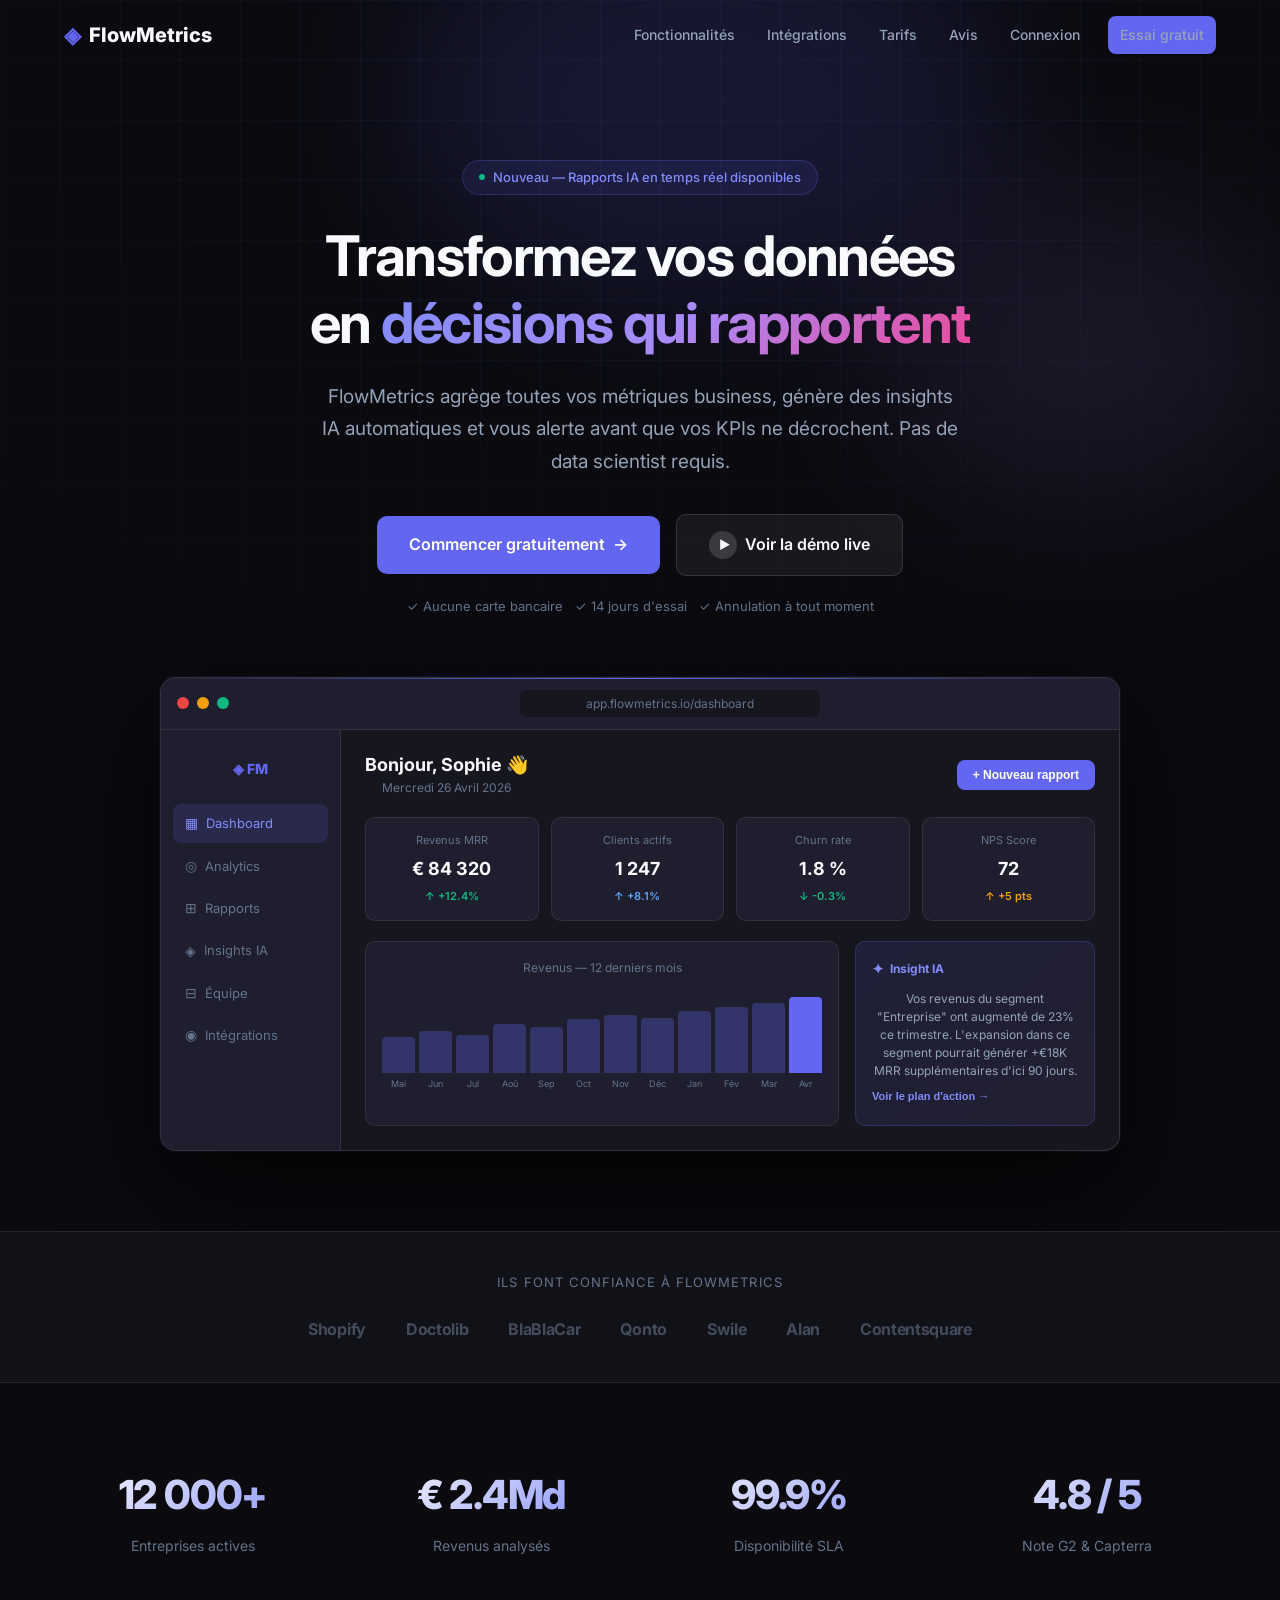
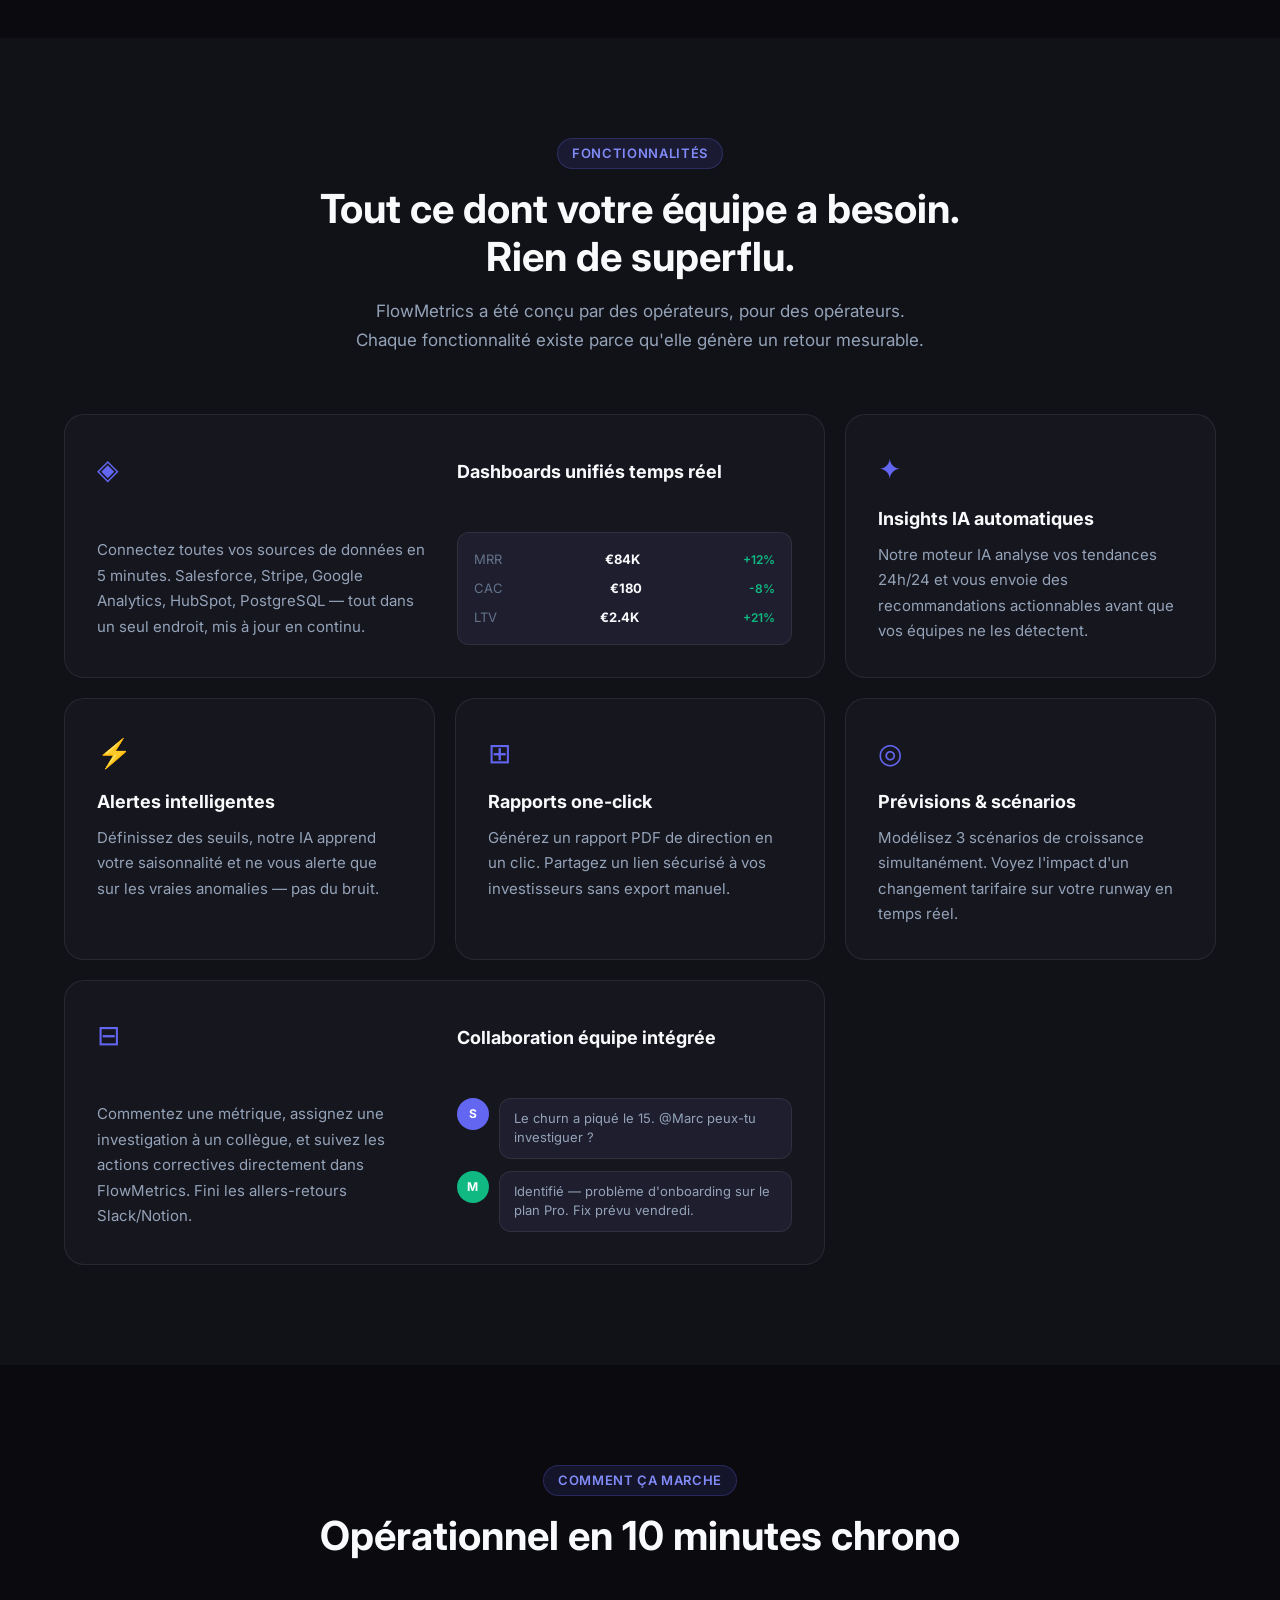
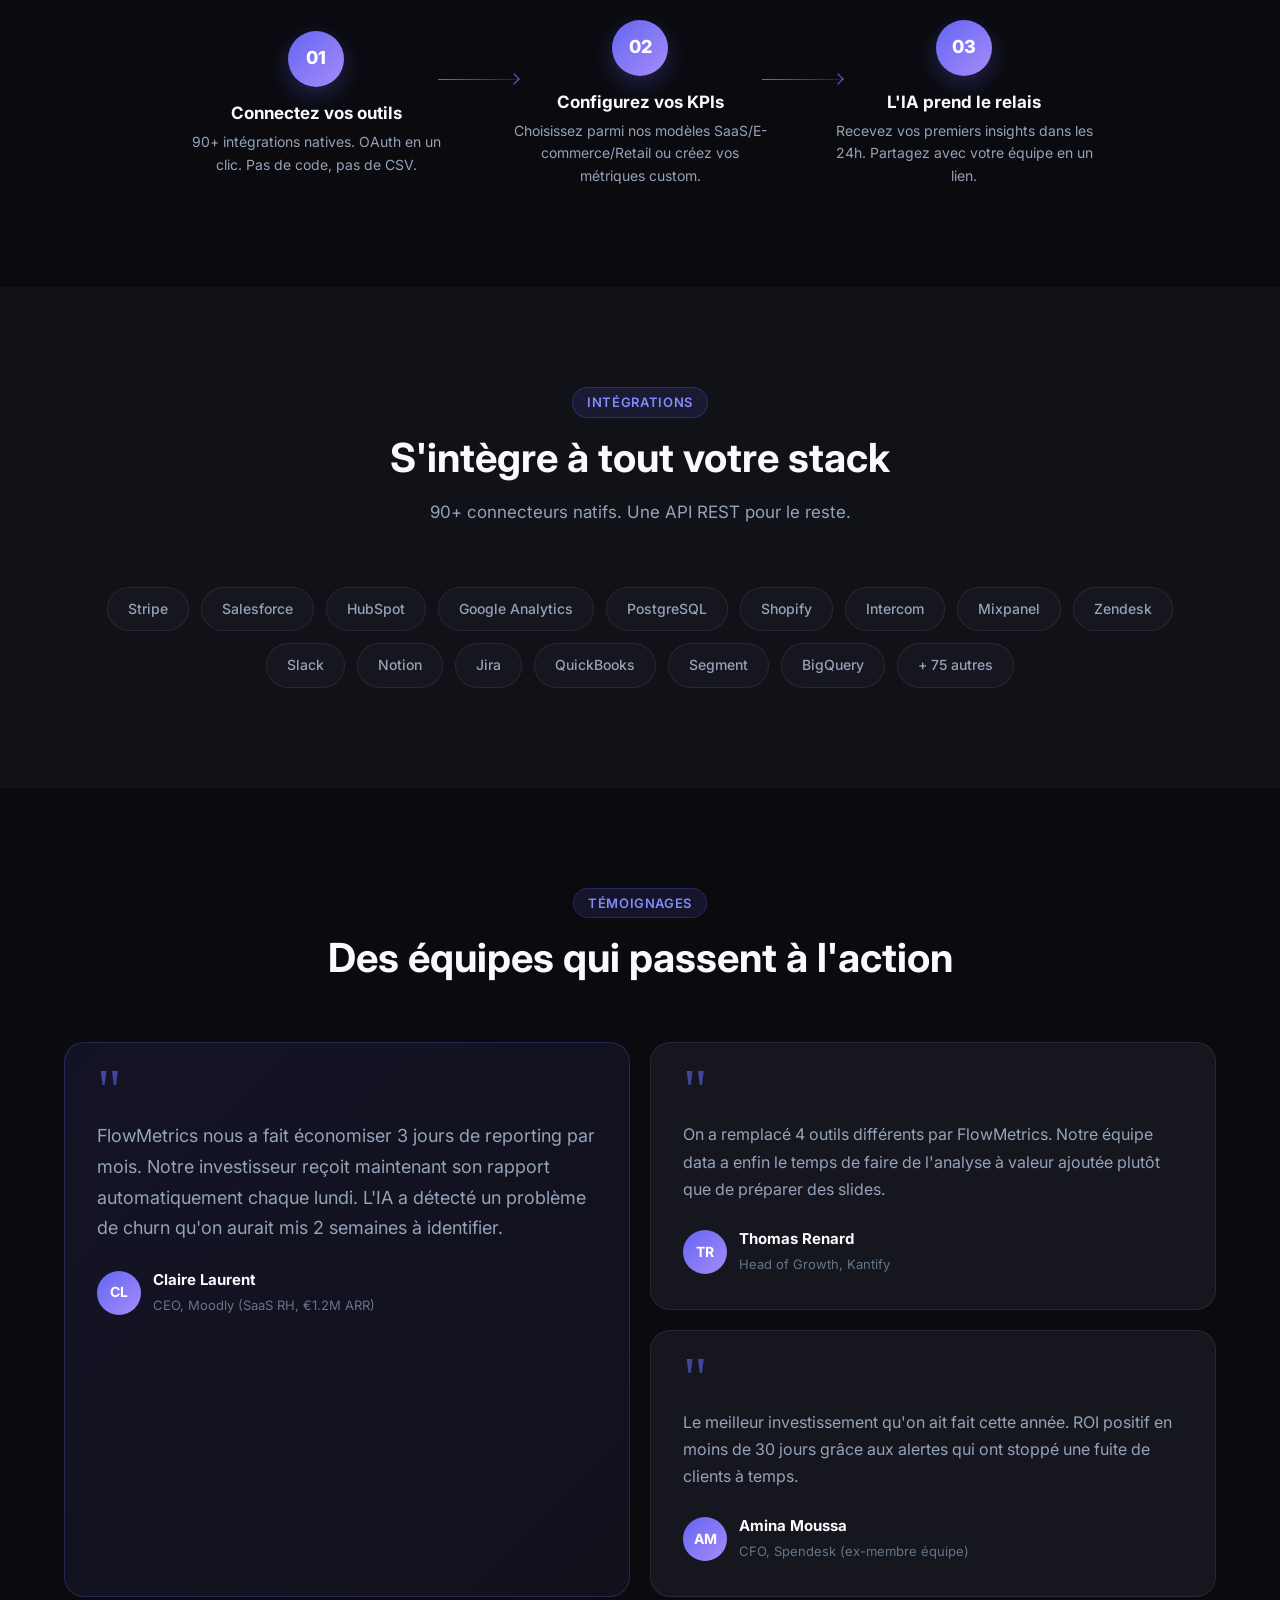
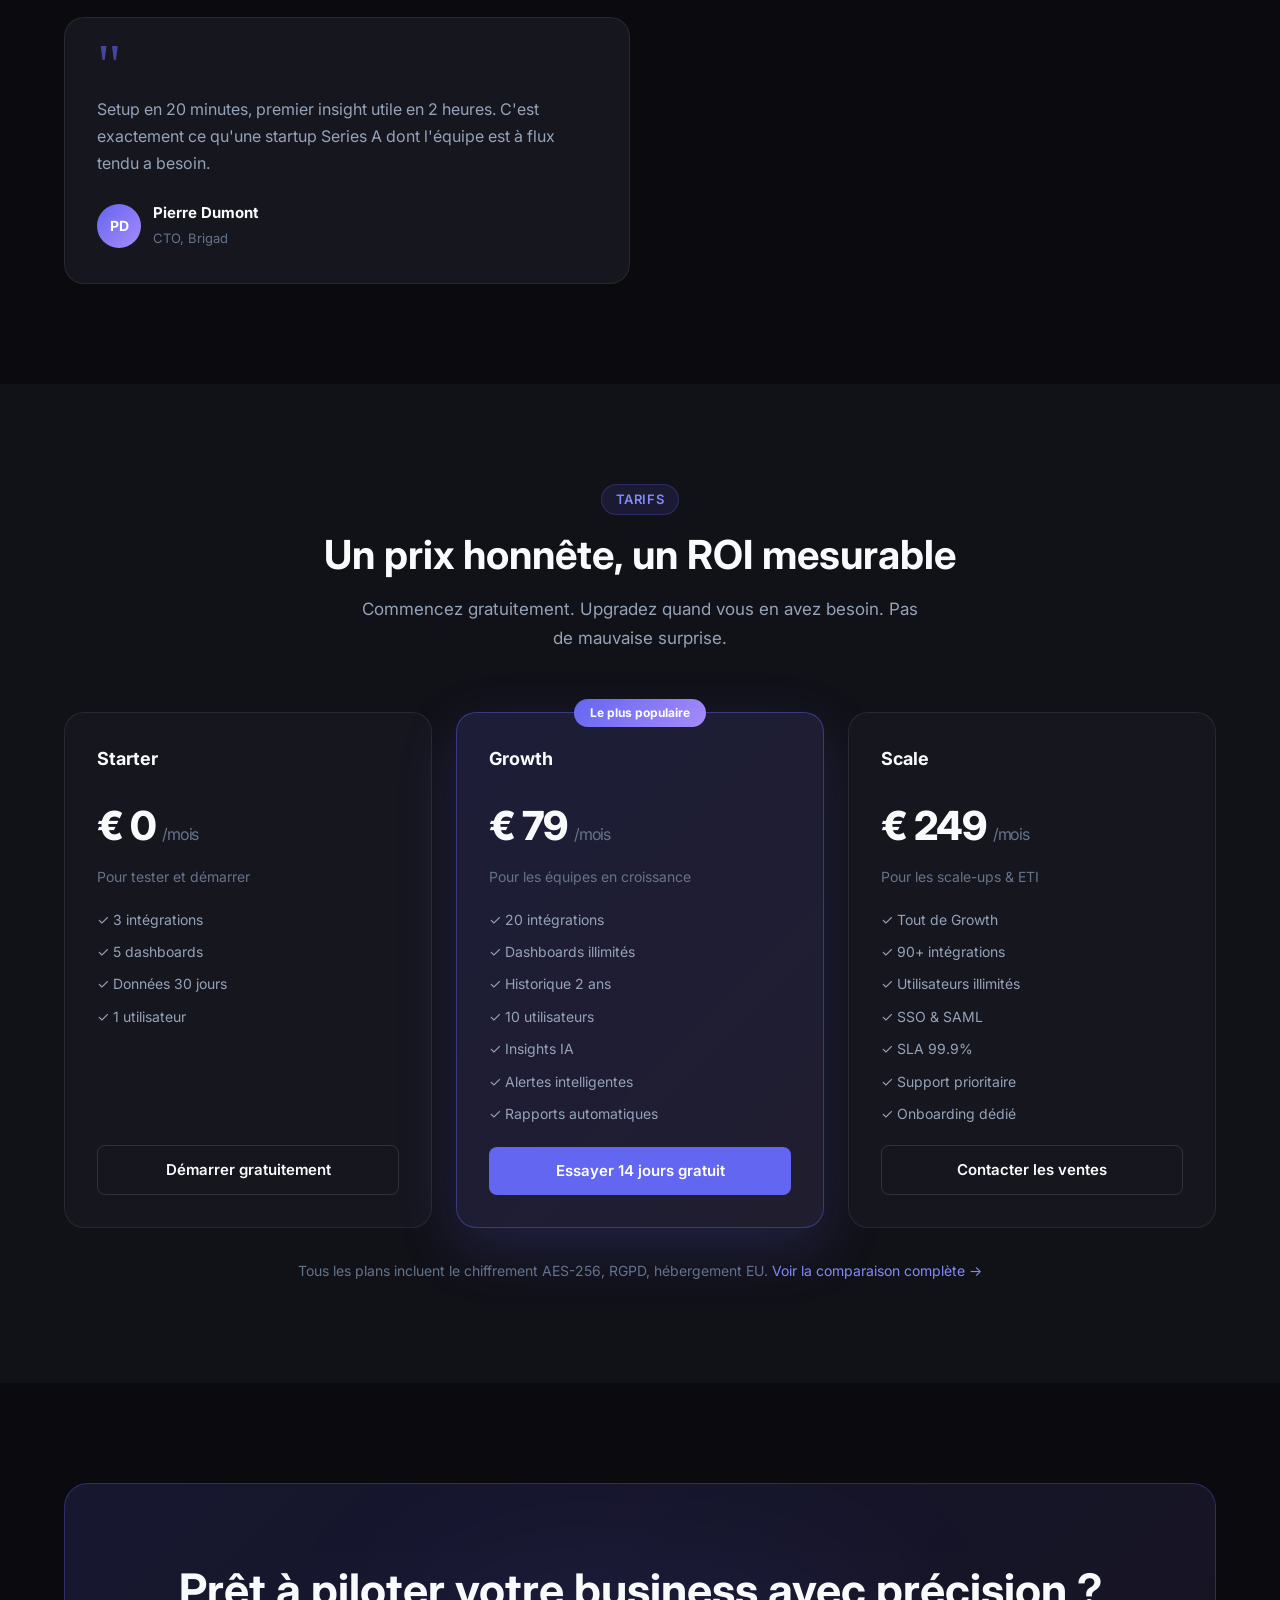
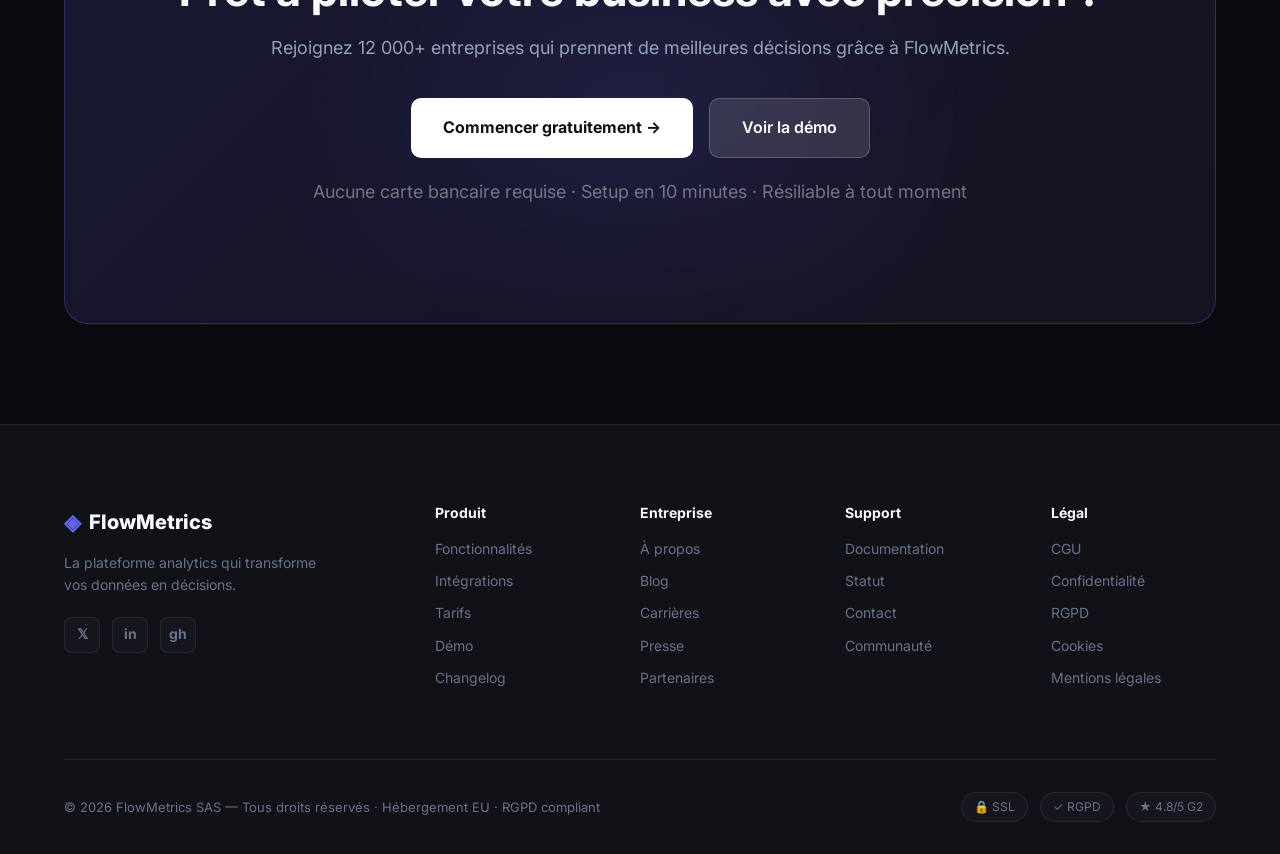
<file: index.html>
<!DOCTYPE html>
<html lang="fr">
<head>
  <meta charset="UTF-8" />
  <meta name="viewport" content="width=device-width, initial-scale=1.0" />
  <title>FlowMetrics — Analytics IA pour les équipes ambitieuses</title>
  <meta name="description" content="FlowMetrics centralise vos données business, génère des rapports IA en un clic et prédit vos tendances. Essai gratuit 14 jours." />
  <link rel="stylesheet" href="assets/css/main.css" />
  <link rel="stylesheet" href="assets/css/landing.css" />
  <link rel="preconnect" href="https://fonts.googleapis.com" />
  <link href="https://fonts.googleapis.com/css2?family=Inter:wght@300;400;500;600;700;800;900&display=swap" rel="stylesheet" />
</head>
<body>

<!-- NAVBAR -->
<header class="navbar" id="navbar">
  <div class="container">
    <a href="/" class="logo">
      <span class="logo-icon">◈</span>
      <span class="logo-text">FlowMetrics</span>
    </a>
    <nav class="nav-links">
      <a href="#features">Fonctionnalités</a>
      <a href="#integrations">Intégrations</a>
      <a href="pages/pricing.html">Tarifs</a>
      <a href="#testimonials">Avis</a>
      <a href="pages/login.html" class="nav-login">Connexion</a>
      <a href="pages/signup.html" class="btn btn-primary btn-sm">Essai gratuit</a>
    </nav>
    <button class="hamburger" id="hamburger" aria-label="Menu">
      <span></span><span></span><span></span>
    </button>
  </div>
</header>

<!-- HERO -->
<section class="hero">
  <div class="hero-bg">
    <div class="hero-grid"></div>
    <div class="hero-glow hero-glow-1"></div>
    <div class="hero-glow hero-glow-2"></div>
  </div>
  <div class="container">
    <div class="hero-badge">
      <span class="badge-dot"></span>
      Nouveau — Rapports IA en temps réel disponibles
    </div>
    <h1 class="hero-title">
      Transformez vos données<br />
      en <span class="gradient-text">décisions qui rapportent</span>
    </h1>
    <p class="hero-subtitle">
      FlowMetrics agrège toutes vos métriques business, génère des insights IA automatiques
      et vous alerte avant que vos KPIs ne décrochent. Pas de data scientist requis.
    </p>
    <div class="hero-cta">
      <a href="pages/signup.html" class="btn btn-primary btn-lg">
        Commencer gratuitement
        <span class="btn-arrow">→</span>
      </a>
      <a href="pages/dashboard.html" class="btn btn-ghost btn-lg">
        <span class="play-icon">▶</span>
        Voir la démo live
      </a>
    </div>
    <p class="hero-note">✓ Aucune carte bancaire &nbsp; ✓ 14 jours d'essai &nbsp; ✓ Annulation à tout moment</p>

    <!-- DASHBOARD PREVIEW -->
    <div class="hero-preview">
      <div class="preview-bar">
        <span class="preview-dot red"></span>
        <span class="preview-dot yellow"></span>
        <span class="preview-dot green"></span>
        <span class="preview-url">app.flowmetrics.io/dashboard</span>
      </div>
      <div class="preview-dashboard">
        <div class="preview-sidebar">
          <div class="sidebar-logo">◈ FM</div>
          <div class="sidebar-item active">
            <span>▦</span> Dashboard
          </div>
          <div class="sidebar-item"><span>◎</span> Analytics</div>
          <div class="sidebar-item"><span>⊞</span> Rapports</div>
          <div class="sidebar-item"><span>◈</span> Insights IA</div>
          <div class="sidebar-item"><span>⊟</span> Équipe</div>
          <div class="sidebar-item"><span>◉</span> Intégrations</div>
        </div>
        <div class="preview-content">
          <div class="preview-header">
            <div>
              <h3>Bonjour, Sophie 👋</h3>
              <p>Mercredi 26 Avril 2026</p>
            </div>
            <div class="preview-actions">
              <button class="preview-btn">+ Nouveau rapport</button>
            </div>
          </div>
          <div class="preview-kpis">
            <div class="kpi-card kpi-green">
              <div class="kpi-label">Revenus MRR</div>
              <div class="kpi-value">€ 84 320</div>
              <div class="kpi-change">↑ +12.4%</div>
            </div>
            <div class="kpi-card kpi-blue">
              <div class="kpi-label">Clients actifs</div>
              <div class="kpi-value">1 247</div>
              <div class="kpi-change">↑ +8.1%</div>
            </div>
            <div class="kpi-card kpi-purple">
              <div class="kpi-label">Churn rate</div>
              <div class="kpi-value">1.8 %</div>
              <div class="kpi-change">↓ -0.3%</div>
            </div>
            <div class="kpi-card kpi-orange">
              <div class="kpi-label">NPS Score</div>
              <div class="kpi-value">72</div>
              <div class="kpi-change">↑ +5 pts</div>
            </div>
          </div>
          <div class="preview-charts">
            <div class="chart-card">
              <div class="chart-title">Revenus — 12 derniers mois</div>
              <div class="chart-bars">
                <div class="bar" style="height:45%"><span>Mai</span></div>
                <div class="bar" style="height:52%"><span>Jun</span></div>
                <div class="bar" style="height:48%"><span>Jul</span></div>
                <div class="bar" style="height:61%"><span>Aoû</span></div>
                <div class="bar" style="height:57%"><span>Sep</span></div>
                <div class="bar" style="height:68%"><span>Oct</span></div>
                <div class="bar" style="height:72%"><span>Nov</span></div>
                <div class="bar" style="height:69%"><span>Déc</span></div>
                <div class="bar" style="height:78%"><span>Jan</span></div>
                <div class="bar" style="height:82%"><span>Fév</span></div>
                <div class="bar" style="height:88%"><span>Mar</span></div>
                <div class="bar active" style="height:95%"><span>Avr</span></div>
              </div>
            </div>
            <div class="ai-card">
              <div class="ai-header">
                <span class="ai-icon">✦</span>
                Insight IA
              </div>
              <p class="ai-text">Vos revenus du segment "Entreprise" ont augmenté de 23% ce trimestre. L'expansion dans ce segment pourrait générer +€18K MRR supplémentaires d'ici 90 jours.</p>
              <button class="ai-action">Voir le plan d'action →</button>
            </div>
          </div>
        </div>
      </div>
    </div>
  </div>
</section>

<!-- SOCIAL PROOF -->
<section class="social-proof">
  <div class="container">
    <p class="social-label">Ils font confiance à FlowMetrics</p>
    <div class="logos-row">
      <div class="brand-logo">Shopify</div>
      <div class="brand-logo">Doctolib</div>
      <div class="brand-logo">BlaBlaCar</div>
      <div class="brand-logo">Qonto</div>
      <div class="brand-logo">Swile</div>
      <div class="brand-logo">Alan</div>
      <div class="brand-logo">Contentsquare</div>
    </div>
  </div>
</section>

<!-- STATS -->
<section class="stats-section">
  <div class="container">
    <div class="stats-grid">
      <div class="stat-item">
        <div class="stat-number">12 000+</div>
        <div class="stat-label">Entreprises actives</div>
      </div>
      <div class="stat-item">
        <div class="stat-number">€ 2.4Md</div>
        <div class="stat-label">Revenus analysés</div>
      </div>
      <div class="stat-item">
        <div class="stat-number">99.9%</div>
        <div class="stat-label">Disponibilité SLA</div>
      </div>
      <div class="stat-item">
        <div class="stat-number">4.8 / 5</div>
        <div class="stat-label">Note G2 & Capterra</div>
      </div>
    </div>
  </div>
</section>

<!-- FEATURES -->
<section class="features" id="features">
  <div class="container">
    <div class="section-header">
      <span class="section-tag">Fonctionnalités</span>
      <h2>Tout ce dont votre équipe a besoin.<br />Rien de superflu.</h2>
      <p>FlowMetrics a été conçu par des opérateurs, pour des opérateurs. Chaque fonctionnalité existe parce qu'elle génère un retour mesurable.</p>
    </div>

    <div class="features-grid">
      <div class="feature-card feature-large">
        <div class="feature-icon">◈</div>
        <h3>Dashboards unifiés temps réel</h3>
        <p>Connectez toutes vos sources de données en 5 minutes. Salesforce, Stripe, Google Analytics, HubSpot, PostgreSQL — tout dans un seul endroit, mis à jour en continu.</p>
        <div class="feature-visual">
          <div class="mini-dashboard">
            <div class="mini-metric"><span>MRR</span><strong>€84K</strong><em>+12%</em></div>
            <div class="mini-metric"><span>CAC</span><strong>€180</strong><em>-8%</em></div>
            <div class="mini-metric"><span>LTV</span><strong>€2.4K</strong><em>+21%</em></div>
          </div>
        </div>
      </div>

      <div class="feature-card">
        <div class="feature-icon">✦</div>
        <h3>Insights IA automatiques</h3>
        <p>Notre moteur IA analyse vos tendances 24h/24 et vous envoie des recommandations actionnables avant que vos équipes ne les détectent.</p>
      </div>

      <div class="feature-card">
        <div class="feature-icon">⚡</div>
        <h3>Alertes intelligentes</h3>
        <p>Définissez des seuils, notre IA apprend votre saisonnalité et ne vous alerte que sur les vraies anomalies — pas du bruit.</p>
      </div>

      <div class="feature-card">
        <div class="feature-icon">⊞</div>
        <h3>Rapports one-click</h3>
        <p>Générez un rapport PDF de direction en un clic. Partagez un lien sécurisé à vos investisseurs sans export manuel.</p>
      </div>

      <div class="feature-card">
        <div class="feature-icon">◎</div>
        <h3>Prévisions & scénarios</h3>
        <p>Modélisez 3 scénarios de croissance simultanément. Voyez l'impact d'un changement tarifaire sur votre runway en temps réel.</p>
      </div>

      <div class="feature-card feature-large">
        <div class="feature-icon">⊟</div>
        <h3>Collaboration équipe intégrée</h3>
        <p>Commentez une métrique, assignez une investigation à un collègue, et suivez les actions correctives directement dans FlowMetrics. Fini les allers-retours Slack/Notion.</p>
        <div class="feature-visual">
          <div class="collab-preview">
            <div class="collab-comment">
              <div class="collab-avatar" style="background:#6366f1">S</div>
              <div class="collab-bubble">Le churn a piqué le 15. @Marc peux-tu investiguer ?</div>
            </div>
            <div class="collab-comment">
              <div class="collab-avatar" style="background:#10b981">M</div>
              <div class="collab-bubble">Identifié — problème d'onboarding sur le plan Pro. Fix prévu vendredi.</div>
            </div>
          </div>
        </div>
      </div>
    </div>
  </div>
</section>

<!-- HOW IT WORKS -->
<section class="how-it-works">
  <div class="container">
    <div class="section-header">
      <span class="section-tag">Comment ça marche</span>
      <h2>Opérationnel en 10 minutes chrono</h2>
    </div>
    <div class="steps">
      <div class="step">
        <div class="step-number">01</div>
        <div class="step-content">
          <h3>Connectez vos outils</h3>
          <p>90+ intégrations natives. OAuth en un clic. Pas de code, pas de CSV.</p>
        </div>
      </div>
      <div class="step-connector"></div>
      <div class="step">
        <div class="step-number">02</div>
        <div class="step-content">
          <h3>Configurez vos KPIs</h3>
          <p>Choisissez parmi nos modèles SaaS/E-commerce/Retail ou créez vos métriques custom.</p>
        </div>
      </div>
      <div class="step-connector"></div>
      <div class="step">
        <div class="step-number">03</div>
        <div class="step-content">
          <h3>L'IA prend le relais</h3>
          <p>Recevez vos premiers insights dans les 24h. Partagez avec votre équipe en un lien.</p>
        </div>
      </div>
    </div>
  </div>
</section>

<!-- INTEGRATIONS -->
<section class="integrations" id="integrations">
  <div class="container">
    <div class="section-header">
      <span class="section-tag">Intégrations</span>
      <h2>S'intègre à tout votre stack</h2>
      <p>90+ connecteurs natifs. Une API REST pour le reste.</p>
    </div>
    <div class="integrations-grid">
      <div class="integration-badge">Stripe</div>
      <div class="integration-badge">Salesforce</div>
      <div class="integration-badge">HubSpot</div>
      <div class="integration-badge">Google Analytics</div>
      <div class="integration-badge">PostgreSQL</div>
      <div class="integration-badge">Shopify</div>
      <div class="integration-badge">Intercom</div>
      <div class="integration-badge">Mixpanel</div>
      <div class="integration-badge">Zendesk</div>
      <div class="integration-badge">Slack</div>
      <div class="integration-badge">Notion</div>
      <div class="integration-badge">Jira</div>
      <div class="integration-badge">QuickBooks</div>
      <div class="integration-badge">Segment</div>
      <div class="integration-badge">BigQuery</div>
      <div class="integration-badge">+ 75 autres</div>
    </div>
  </div>
</section>

<!-- TESTIMONIALS -->
<section class="testimonials" id="testimonials">
  <div class="container">
    <div class="section-header">
      <span class="section-tag">Témoignages</span>
      <h2>Des équipes qui passent à l'action</h2>
    </div>
    <div class="testimonials-grid">
      <div class="testimonial-card testimonial-featured">
        <div class="quote-mark">"</div>
        <p>FlowMetrics nous a fait économiser 3 jours de reporting par mois. Notre investisseur reçoit maintenant son rapport automatiquement chaque lundi. L'IA a détecté un problème de churn qu'on aurait mis 2 semaines à identifier.</p>
        <div class="testimonial-author">
          <div class="author-avatar">CL</div>
          <div>
            <strong>Claire Laurent</strong>
            <span>CEO, Moodly (SaaS RH, €1.2M ARR)</span>
          </div>
        </div>
      </div>
      <div class="testimonial-card">
        <div class="quote-mark">"</div>
        <p>On a remplacé 4 outils différents par FlowMetrics. Notre équipe data a enfin le temps de faire de l'analyse à valeur ajoutée plutôt que de préparer des slides.</p>
        <div class="testimonial-author">
          <div class="author-avatar">TR</div>
          <div>
            <strong>Thomas Renard</strong>
            <span>Head of Growth, Kantify</span>
          </div>
        </div>
      </div>
      <div class="testimonial-card">
        <div class="quote-mark">"</div>
        <p>Le meilleur investissement qu'on ait fait cette année. ROI positif en moins de 30 jours grâce aux alertes qui ont stoppé une fuite de clients à temps.</p>
        <div class="testimonial-author">
          <div class="author-avatar">AM</div>
          <div>
            <strong>Amina Moussa</strong>
            <span>CFO, Spendesk (ex-membre équipe)</span>
          </div>
        </div>
      </div>
      <div class="testimonial-card">
        <div class="quote-mark">"</div>
        <p>Setup en 20 minutes, premier insight utile en 2 heures. C'est exactement ce qu'une startup Series A dont l'équipe est à flux tendu a besoin.</p>
        <div class="testimonial-author">
          <div class="author-avatar">PD</div>
          <div>
            <strong>Pierre Dumont</strong>
            <span>CTO, Brigad</span>
          </div>
        </div>
      </div>
    </div>
  </div>
</section>

<!-- PRICING TEASER -->
<section class="pricing-teaser">
  <div class="container">
    <div class="section-header">
      <span class="section-tag">Tarifs</span>
      <h2>Un prix honnête, un ROI mesurable</h2>
      <p>Commencez gratuitement. Upgradez quand vous en avez besoin. Pas de mauvaise surprise.</p>
    </div>
    <div class="pricing-cards">
      <div class="pricing-card">
        <div class="plan-name">Starter</div>
        <div class="plan-price">€ 0 <span>/mois</span></div>
        <div class="plan-desc">Pour tester et démarrer</div>
        <ul class="plan-features">
          <li>✓ 3 intégrations</li>
          <li>✓ 5 dashboards</li>
          <li>✓ Données 30 jours</li>
          <li>✓ 1 utilisateur</li>
        </ul>
        <a href="pages/signup.html" class="btn btn-outline btn-block">Démarrer gratuitement</a>
      </div>
      <div class="pricing-card pricing-popular">
        <div class="plan-badge">Le plus populaire</div>
        <div class="plan-name">Growth</div>
        <div class="plan-price">€ 79 <span>/mois</span></div>
        <div class="plan-desc">Pour les équipes en croissance</div>
        <ul class="plan-features">
          <li>✓ 20 intégrations</li>
          <li>✓ Dashboards illimités</li>
          <li>✓ Historique 2 ans</li>
          <li>✓ 10 utilisateurs</li>
          <li>✓ Insights IA</li>
          <li>✓ Alertes intelligentes</li>
          <li>✓ Rapports automatiques</li>
        </ul>
        <a href="pages/signup.html" class="btn btn-primary btn-block">Essayer 14 jours gratuit</a>
      </div>
      <div class="pricing-card">
        <div class="plan-name">Scale</div>
        <div class="plan-price">€ 249 <span>/mois</span></div>
        <div class="plan-desc">Pour les scale-ups & ETI</div>
        <ul class="plan-features">
          <li>✓ Tout de Growth</li>
          <li>✓ 90+ intégrations</li>
          <li>✓ Utilisateurs illimités</li>
          <li>✓ SSO & SAML</li>
          <li>✓ SLA 99.9%</li>
          <li>✓ Support prioritaire</li>
          <li>✓ Onboarding dédié</li>
        </ul>
        <a href="pages/signup.html" class="btn btn-outline btn-block">Contacter les ventes</a>
      </div>
    </div>
    <p class="pricing-note">Tous les plans incluent le chiffrement AES-256, RGPD, hébergement EU. <a href="pages/pricing.html">Voir la comparaison complète →</a></p>
  </div>
</section>

<!-- CTA FINAL -->
<section class="final-cta">
  <div class="container">
    <div class="cta-card">
      <div class="cta-glow"></div>
      <h2>Prêt à piloter votre business avec précision ?</h2>
      <p>Rejoignez 12 000+ entreprises qui prennent de meilleures décisions grâce à FlowMetrics.</p>
      <div class="cta-buttons">
        <a href="pages/signup.html" class="btn btn-white btn-lg">Commencer gratuitement →</a>
        <a href="pages/dashboard.html" class="btn btn-ghost-white btn-lg">Voir la démo</a>
      </div>
      <p class="cta-note">Aucune carte bancaire requise · Setup en 10 minutes · Résiliable à tout moment</p>
    </div>
  </div>
</section>

<!-- FOOTER -->
<footer class="footer">
  <div class="container">
    <div class="footer-grid">
      <div class="footer-brand">
        <a href="/" class="logo">
          <span class="logo-icon">◈</span>
          <span class="logo-text">FlowMetrics</span>
        </a>
        <p>La plateforme analytics qui transforme vos données en décisions.</p>
        <div class="footer-social">
          <a href="#">𝕏</a>
          <a href="#">in</a>
          <a href="#">gh</a>
        </div>
      </div>
      <div class="footer-col">
        <h4>Produit</h4>
        <a href="#features">Fonctionnalités</a>
        <a href="#integrations">Intégrations</a>
        <a href="pages/pricing.html">Tarifs</a>
        <a href="pages/dashboard.html">Démo</a>
        <a href="#">Changelog</a>
      </div>
      <div class="footer-col">
        <h4>Entreprise</h4>
        <a href="#">À propos</a>
        <a href="#">Blog</a>
        <a href="#">Carrières</a>
        <a href="#">Presse</a>
        <a href="#">Partenaires</a>
      </div>
      <div class="footer-col">
        <h4>Support</h4>
        <a href="#">Documentation</a>
        <a href="#">Statut</a>
        <a href="#">Contact</a>
        <a href="#">Communauté</a>
      </div>
      <div class="footer-col">
        <h4>Légal</h4>
        <a href="#">CGU</a>
        <a href="#">Confidentialité</a>
        <a href="#">RGPD</a>
        <a href="#">Cookies</a>
        <a href="#">Mentions légales</a>
      </div>
    </div>
    <div class="footer-bottom">
      <p>© 2026 FlowMetrics SAS — Tous droits réservés · Hébergement EU · RGPD compliant</p>
      <div class="footer-badges">
        <span class="trust-badge">🔒 SSL</span>
        <span class="trust-badge">✓ RGPD</span>
        <span class="trust-badge">★ 4.8/5 G2</span>
      </div>
    </div>
  </div>
</footer>

<script src="assets/js/main.js"></script>
</body>
</html>
</file>
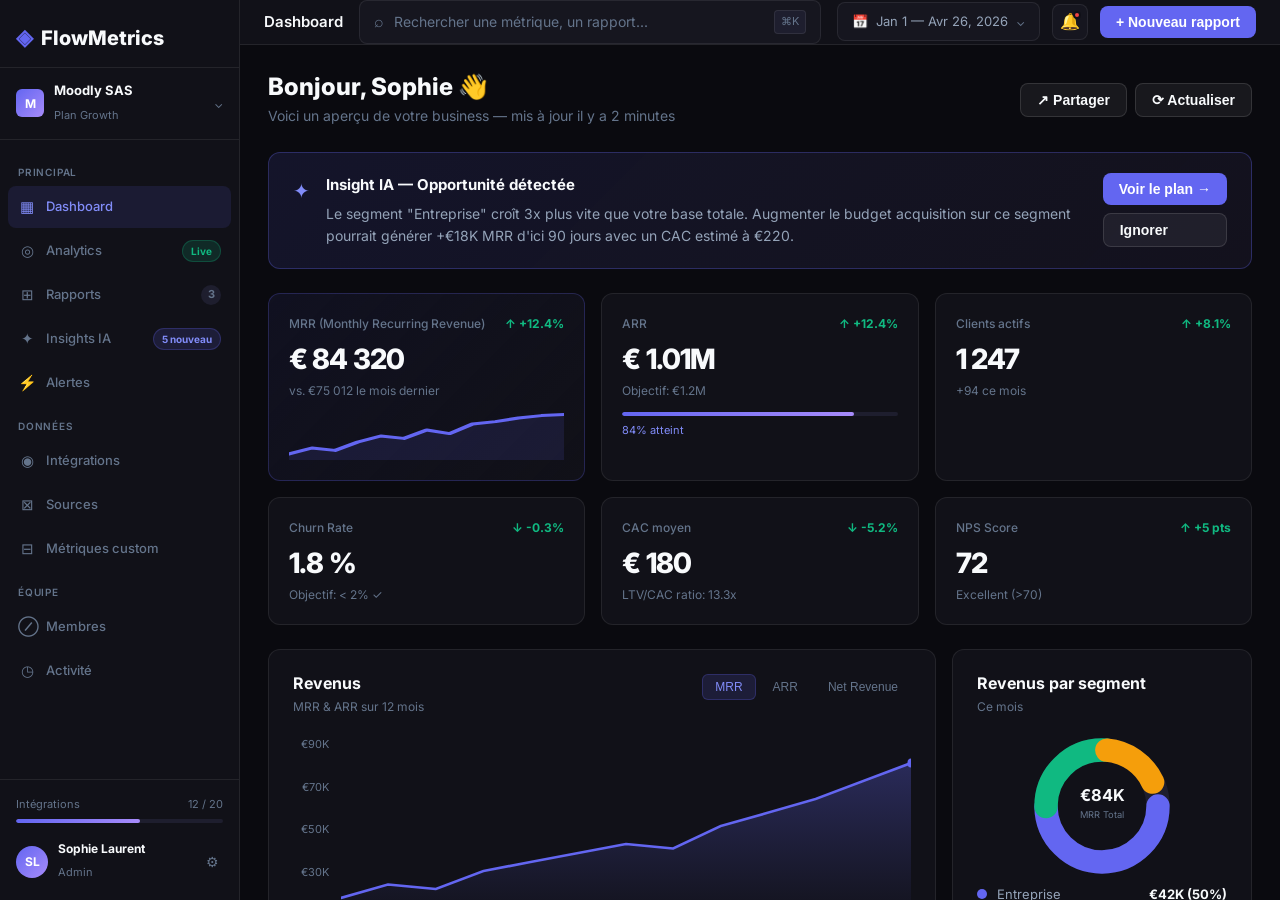
<file: pages/dashboard.html>
<!DOCTYPE html>
<html lang="fr">
<head>
  <meta charset="UTF-8" />
  <meta name="viewport" content="width=device-width, initial-scale=1.0" />
  <title>Dashboard — FlowMetrics</title>
  <link rel="stylesheet" href="../assets/css/main.css" />
  <link rel="stylesheet" href="../assets/css/dashboard.css" />
  <link href="https://fonts.googleapis.com/css2?family=Inter:wght@300;400;500;600;700;800;900&display=swap" rel="stylesheet" />
</head>
<body class="app-body">

<!-- APP LAYOUT -->
<div class="app-layout">

  <!-- SIDEBAR -->
  <aside class="app-sidebar" id="sidebar">
    <div class="sidebar-header">
      <a href="../index.html" class="logo">
        <span class="logo-icon">◈</span>
        <span class="logo-text">FlowMetrics</span>
      </a>
    </div>

    <div class="workspace-switcher">
      <div class="workspace-info">
        <div class="workspace-avatar">M</div>
        <div>
          <strong>Moodly SAS</strong>
          <span>Plan Growth</span>
        </div>
      </div>
      <span class="chevron">⌄</span>
    </div>

    <nav class="sidebar-nav">
      <div class="nav-section-label">Principal</div>
      <a href="#" class="nav-item active">
        <span class="nav-icon">▦</span>
        Dashboard
      </a>
      <a href="#" class="nav-item">
        <span class="nav-icon">◎</span>
        Analytics
        <span class="nav-badge">Live</span>
      </a>
      <a href="#" class="nav-item">
        <span class="nav-icon">⊞</span>
        Rapports
        <span class="nav-count">3</span>
      </a>
      <a href="#" class="nav-item">
        <span class="nav-icon">✦</span>
        Insights IA
        <span class="nav-badge nav-badge-new">5 nouveau</span>
      </a>
      <a href="#" class="nav-item">
        <span class="nav-icon">⚡</span>
        Alertes
      </a>
      <div class="nav-section-label">Données</div>
      <a href="#" class="nav-item">
        <span class="nav-icon">◉</span>
        Intégrations
      </a>
      <a href="#" class="nav-item">
        <span class="nav-icon">⊠</span>
        Sources
      </a>
      <a href="#" class="nav-item">
        <span class="nav-icon">⊟</span>
        Métriques custom
      </a>
      <div class="nav-section-label">Équipe</div>
      <a href="#" class="nav-item">
        <span class="nav-icon">⊘</span>
        Membres
      </a>
      <a href="#" class="nav-item">
        <span class="nav-icon">◷</span>
        Activité
      </a>
    </nav>

    <div class="sidebar-footer">
      <div class="usage-bar">
        <div class="usage-label">
          <span>Intégrations</span>
          <span>12 / 20</span>
        </div>
        <div class="usage-track">
          <div class="usage-fill" style="width:60%"></div>
        </div>
      </div>
      <div class="sidebar-user">
        <div class="user-avatar">SL</div>
        <div class="user-info">
          <strong>Sophie Laurent</strong>
          <span>Admin</span>
        </div>
        <button class="user-settings">⚙</button>
      </div>
    </div>
  </aside>

  <!-- MAIN CONTENT -->
  <main class="app-main">

    <!-- TOP BAR -->
    <header class="app-topbar">
      <div class="topbar-left">
        <button class="sidebar-toggle" id="sidebar-toggle">☰</button>
        <div class="breadcrumb">Dashboard</div>
      </div>
      <div class="topbar-center">
        <div class="search-box">
          <span class="search-icon">⌕</span>
          <input type="text" placeholder="Rechercher une métrique, un rapport..." />
          <span class="search-hint">⌘K</span>
        </div>
      </div>
      <div class="topbar-right">
        <div class="date-range-picker">
          <span>📅</span>
          Jan 1 — Avr 26, 2026
          <span class="chevron">⌄</span>
        </div>
        <button class="icon-btn" title="Notifications">
          🔔
          <span class="notif-dot"></span>
        </button>
        <button class="btn btn-primary btn-sm">+ Nouveau rapport</button>
      </div>
    </header>

    <!-- DASHBOARD BODY -->
    <div class="dashboard-body">

      <!-- PAGE HEADER -->
      <div class="page-header">
        <div>
          <h1 class="page-title">Bonjour, Sophie 👋</h1>
          <p class="page-subtitle">Voici un aperçu de votre business — mis à jour il y a 2 minutes</p>
        </div>
        <div class="page-actions">
          <button class="btn btn-ghost btn-sm">↗ Partager</button>
          <button class="btn btn-ghost btn-sm">⟳ Actualiser</button>
        </div>
      </div>

      <!-- AI ALERT -->
      <div class="ai-alert">
        <div class="ai-alert-icon">✦</div>
        <div class="ai-alert-content">
          <strong>Insight IA — Opportunité détectée</strong>
          <p>Le segment "Entreprise" croît 3x plus vite que votre base totale. Augmenter le budget acquisition sur ce segment pourrait générer +€18K MRR d'ici 90 jours avec un CAC estimé à €220.</p>
        </div>
        <div class="ai-alert-actions">
          <button class="btn btn-primary btn-sm">Voir le plan →</button>
          <button class="btn btn-ghost btn-sm">Ignorer</button>
        </div>
      </div>

      <!-- KPI GRID -->
      <div class="kpi-grid">
        <div class="kpi-tile kpi-tile-featured">
          <div class="kpi-tile-header">
            <span class="kpi-tile-label">MRR (Monthly Recurring Revenue)</span>
            <span class="kpi-trend-up">↑ +12.4%</span>
          </div>
          <div class="kpi-tile-value">€ 84 320</div>
          <div class="kpi-tile-sub">vs. €75 012 le mois dernier</div>
          <div class="kpi-sparkline">
            <svg viewBox="0 0 120 40" preserveAspectRatio="none">
              <polyline points="0,35 10,30 20,32 30,25 40,20 50,22 60,15 70,18 80,10 90,8 100,5 110,3 120,2"
                fill="none" stroke="#6366f1" stroke-width="2.5" stroke-linecap="round" stroke-linejoin="round"/>
              <polyline points="0,40 0,35 10,30 20,32 30,25 40,20 50,22 60,15 70,18 80,10 90,8 100,5 110,3 120,2 120,40"
                fill="rgba(99,102,241,0.12)" stroke="none"/>
            </svg>
          </div>
        </div>

        <div class="kpi-tile">
          <div class="kpi-tile-header">
            <span class="kpi-tile-label">ARR</span>
            <span class="kpi-trend-up">↑ +12.4%</span>
          </div>
          <div class="kpi-tile-value">€ 1.01M</div>
          <div class="kpi-tile-sub">Objectif: €1.2M</div>
          <div class="progress-bar">
            <div class="progress-fill" style="width:84%"></div>
          </div>
          <div class="progress-label">84% atteint</div>
        </div>

        <div class="kpi-tile">
          <div class="kpi-tile-header">
            <span class="kpi-tile-label">Clients actifs</span>
            <span class="kpi-trend-up">↑ +8.1%</span>
          </div>
          <div class="kpi-tile-value">1 247</div>
          <div class="kpi-tile-sub">+94 ce mois</div>
        </div>

        <div class="kpi-tile">
          <div class="kpi-tile-header">
            <span class="kpi-tile-label">Churn Rate</span>
            <span class="kpi-trend-down">↓ -0.3%</span>
          </div>
          <div class="kpi-tile-value">1.8 %</div>
          <div class="kpi-tile-sub">Objectif: &lt; 2%  ✓</div>
        </div>

        <div class="kpi-tile">
          <div class="kpi-tile-header">
            <span class="kpi-tile-label">CAC moyen</span>
            <span class="kpi-trend-down">↓ -5.2%</span>
          </div>
          <div class="kpi-tile-value">€ 180</div>
          <div class="kpi-tile-sub">LTV/CAC ratio: 13.3x</div>
        </div>

        <div class="kpi-tile">
          <div class="kpi-tile-header">
            <span class="kpi-tile-label">NPS Score</span>
            <span class="kpi-trend-up">↑ +5 pts</span>
          </div>
          <div class="kpi-tile-value">72</div>
          <div class="kpi-tile-sub">Excellent (>70)</div>
        </div>
      </div>

      <!-- CHARTS ROW -->
      <div class="charts-row">
        <!-- REVENUE CHART -->
        <div class="chart-widget chart-wide">
          <div class="widget-header">
            <div>
              <h3>Revenus</h3>
              <p>MRR & ARR sur 12 mois</p>
            </div>
            <div class="widget-controls">
              <button class="tab-btn active">MRR</button>
              <button class="tab-btn">ARR</button>
              <button class="tab-btn">Net Revenue</button>
            </div>
          </div>
          <div class="chart-area">
            <div class="chart-y-labels">
              <span>€90K</span>
              <span>€70K</span>
              <span>€50K</span>
              <span>€30K</span>
              <span>€0</span>
            </div>
            <div class="chart-plot">
              <svg viewBox="0 0 800 200" preserveAspectRatio="none" class="revenue-chart">
                <defs>
                  <linearGradient id="revGrad" x1="0" y1="0" x2="0" y2="1">
                    <stop offset="0%" stop-color="#6366f1" stop-opacity="0.3"/>
                    <stop offset="100%" stop-color="#6366f1" stop-opacity="0.02"/>
                  </linearGradient>
                </defs>
                <path d="M0,180 L66,165 L133,170 L200,150 L266,140 L333,130 L400,120 L466,125 L533,100 L600,85 L666,70 L733,50 L800,30"
                  fill="none" stroke="#6366f1" stroke-width="3" stroke-linecap="round" stroke-linejoin="round"/>
                <path d="M0,200 L0,180 L66,165 L133,170 L200,150 L266,140 L333,130 L400,120 L466,125 L533,100 L600,85 L666,70 L733,50 L800,30 L800,200 Z"
                  fill="url(#revGrad)"/>
                <circle cx="800" cy="30" r="5" fill="#6366f1"/>
              </svg>
              <div class="chart-x-labels">
                <span>Mai</span><span>Jun</span><span>Jul</span><span>Aoû</span>
                <span>Sep</span><span>Oct</span><span>Nov</span><span>Déc</span>
                <span>Jan</span><span>Fév</span><span>Mar</span><span>Avr</span>
              </div>
            </div>
          </div>
        </div>

        <!-- SEGMENT PIE -->
        <div class="chart-widget">
          <div class="widget-header">
            <div>
              <h3>Revenus par segment</h3>
              <p>Ce mois</p>
            </div>
          </div>
          <div class="donut-chart">
            <svg viewBox="0 0 120 120">
              <circle cx="60" cy="60" r="48" fill="none" stroke="#1e1e2e" stroke-width="20"/>
              <circle cx="60" cy="60" r="48" fill="none" stroke="#6366f1" stroke-width="20"
                stroke-dasharray="150 152" stroke-dashoffset="0" stroke-linecap="round"/>
              <circle cx="60" cy="60" r="48" fill="none" stroke="#10b981" stroke-width="20"
                stroke-dasharray="80 222" stroke-dashoffset="-150" stroke-linecap="round"/>
              <circle cx="60" cy="60" r="48" fill="none" stroke="#f59e0b" stroke-width="20"
                stroke-dasharray="50 252" stroke-dashoffset="-230" stroke-linecap="round"/>
              <text x="60" y="56" text-anchor="middle" fill="#f8fafc" font-size="14" font-weight="700">€84K</text>
              <text x="60" y="70" text-anchor="middle" fill="#64748b" font-size="8">MRR Total</text>
            </svg>
          </div>
          <div class="segment-legend">
            <div class="legend-item">
              <span class="legend-dot" style="background:#6366f1"></span>
              <span>Entreprise</span>
              <strong>€42K (50%)</strong>
            </div>
            <div class="legend-item">
              <span class="legend-dot" style="background:#10b981"></span>
              <span>Growth</span>
              <strong>€28K (33%)</strong>
            </div>
            <div class="legend-item">
              <span class="legend-dot" style="background:#f59e0b"></span>
              <span>Starter</span>
              <strong>€14K (17%)</strong>
            </div>
          </div>
        </div>
      </div>

      <!-- BOTTOM ROW -->
      <div class="bottom-row">
        <!-- RECENT EVENTS -->
        <div class="widget">
          <div class="widget-header">
            <div>
              <h3>Événements récents</h3>
              <p>Activité business en temps réel</p>
            </div>
            <button class="btn btn-ghost btn-sm">Tout voir →</button>
          </div>
          <div class="events-list">
            <div class="event-item event-positive">
              <div class="event-icon">↑</div>
              <div class="event-content">
                <strong>Nouveau client Entreprise</strong>
                <span>Kantify SAS — Plan Scale €299/mois</span>
              </div>
              <div class="event-time">Il y a 12min</div>
            </div>
            <div class="event-item event-positive">
              <div class="event-icon">⟳</div>
              <div class="event-content">
                <strong>Upgrade plan</strong>
                <span>TechVision → Scale (+€170/mois)</span>
              </div>
              <div class="event-time">Il y a 1h</div>
            </div>
            <div class="event-item event-warning">
              <div class="event-icon">⚠</div>
              <div class="event-content">
                <strong>Risque churn détecté</strong>
                <span>DataPulse — 0 connexion depuis 14 jours</span>
              </div>
              <div class="event-time">Il y a 2h</div>
            </div>
            <div class="event-item event-positive">
              <div class="event-icon">✓</div>
              <div class="event-content">
                <strong>Objectif MRR atteint</strong>
                <span>€80K dépassé ce mois-ci</span>
              </div>
              <div class="event-time">Hier</div>
            </div>
            <div class="event-item event-negative">
              <div class="event-icon">↓</div>
              <div class="event-content">
                <strong>Churn</strong>
                <span>StartupHub — Annulation plan Growth</span>
              </div>
              <div class="event-time">Hier</div>
            </div>
          </div>
        </div>

        <!-- AI INSIGHTS PANEL -->
        <div class="widget">
          <div class="widget-header">
            <div>
              <h3>✦ Insights IA</h3>
              <p>Générés automatiquement</p>
            </div>
            <span class="badge-live">Live</span>
          </div>
          <div class="insights-list">
            <div class="insight-card insight-opportunity">
              <div class="insight-type">Opportunité</div>
              <p>Les clients qui utilisent 3+ intégrations ont un LTV 2.4x supérieur. Recommandation : campagne d'activation intégration pour vos 340 clients en dessous du seuil.</p>
              <button class="insight-action">Créer une campagne →</button>
            </div>
            <div class="insight-card insight-risk">
              <div class="insight-type">Risque</div>
              <p>7 comptes Growth n'ont pas eu de session active depuis 21+ jours. Probabilité de churn : 73%. Intervention recommandée dans les 7 jours.</p>
              <button class="insight-action">Voir les comptes →</button>
            </div>
            <div class="insight-card insight-trend">
              <div class="insight-type">Tendance</div>
              <p>Le taux de conversion essai → payant a augmenté de 4.2% après le dernier changement d'onboarding. Impact projeté : +€6K MRR sur 3 mois.</p>
              <button class="insight-action">Détails →</button>
            </div>
          </div>
        </div>

        <!-- TOP CLIENTS -->
        <div class="widget">
          <div class="widget-header">
            <div>
              <h3>Top clients</h3>
              <p>Par MRR — ce mois</p>
            </div>
            <button class="btn btn-ghost btn-sm">Export →</button>
          </div>
          <div class="clients-table">
            <div class="table-header">
              <span>Entreprise</span>
              <span>Plan</span>
              <span>MRR</span>
              <span>Santé</span>
            </div>
            <div class="table-row">
              <span class="client-name"><div class="client-dot" style="background:#6366f1"></div>Kantify</span>
              <span class="plan-chip plan-scale">Scale</span>
              <span class="mrr">€299</span>
              <span class="health health-good">98</span>
            </div>
            <div class="table-row">
              <span class="client-name"><div class="client-dot" style="background:#10b981"></div>TechVision</span>
              <span class="plan-chip plan-scale">Scale</span>
              <span class="mrr">€299</span>
              <span class="health health-good">91</span>
            </div>
            <div class="table-row">
              <span class="client-name"><div class="client-dot" style="background:#f59e0b"></div>Mobistar</span>
              <span class="plan-chip plan-growth">Growth</span>
              <span class="mrr">€79</span>
              <span class="health health-medium">74</span>
            </div>
            <div class="table-row">
              <span class="client-name"><div class="client-dot" style="background:#ef4444"></div>DataPulse</span>
              <span class="plan-chip plan-growth">Growth</span>
              <span class="mrr">€79</span>
              <span class="health health-bad">32</span>
            </div>
            <div class="table-row">
              <span class="client-name"><div class="client-dot" style="background:#6366f1"></div>FluxLabs</span>
              <span class="plan-chip plan-growth">Growth</span>
              <span class="mrr">€79</span>
              <span class="health health-good">88</span>
            </div>
          </div>
        </div>
      </div>

    </div>
  </main>
</div>

<script src="../assets/js/main.js"></script>
<script src="../assets/js/dashboard.js"></script>
</body>
</html>
</file>
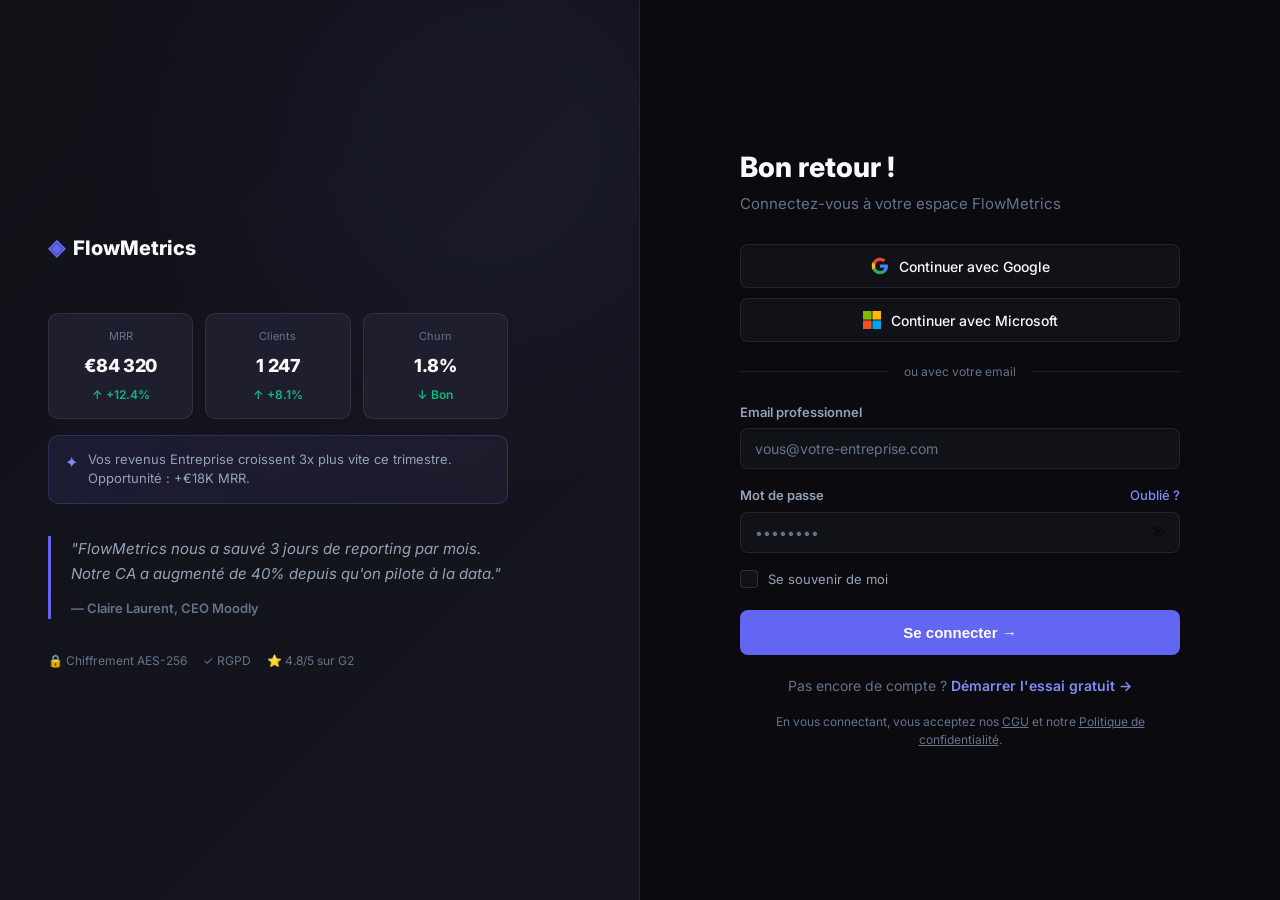
<file: pages/login.html>
<!DOCTYPE html>
<html lang="fr">
<head>
  <meta charset="UTF-8" />
  <meta name="viewport" content="width=device-width, initial-scale=1.0" />
  <title>Connexion — FlowMetrics</title>
  <link rel="stylesheet" href="../assets/css/main.css" />
  <link rel="stylesheet" href="../assets/css/auth.css" />
  <link href="https://fonts.googleapis.com/css2?family=Inter:wght@300;400;500;600;700;800;900&display=swap" rel="stylesheet" />
</head>
<body class="auth-body">

<div class="auth-layout">

  <!-- LEFT PANEL -->
  <div class="auth-left">
    <div class="auth-left-content">
      <a href="../index.html" class="logo auth-logo">
        <span class="logo-icon">◈</span>
        <span class="logo-text">FlowMetrics</span>
      </a>
      <div class="auth-feature-highlight">
        <div class="auth-kpi-preview">
          <div class="auth-kpi">
            <span>MRR</span>
            <strong>€84 320</strong>
            <em>↑ +12.4%</em>
          </div>
          <div class="auth-kpi">
            <span>Clients</span>
            <strong>1 247</strong>
            <em>↑ +8.1%</em>
          </div>
          <div class="auth-kpi">
            <span>Churn</span>
            <strong>1.8%</strong>
            <em style="color:var(--accent)">↓ Bon</em>
          </div>
        </div>
        <div class="auth-ai-card">
          <span class="auth-ai-icon">✦</span>
          <p>Vos revenus Entreprise croissent 3x plus vite ce trimestre. Opportunité : +€18K MRR.</p>
        </div>
      </div>
      <blockquote class="auth-quote">
        "FlowMetrics nous a sauvé 3 jours de reporting par mois. Notre CA a augmenté de 40% depuis qu'on pilote à la data."
        <cite>— Claire Laurent, CEO Moodly</cite>
      </blockquote>
      <div class="auth-trust">
        <span>🔒 Chiffrement AES-256</span>
        <span>✓ RGPD</span>
        <span>⭐ 4.8/5 sur G2</span>
      </div>
    </div>
  </div>

  <!-- RIGHT PANEL -->
  <div class="auth-right">
    <div class="auth-form-container">
      <div class="auth-form-header">
        <h1>Bon retour !</h1>
        <p>Connectez-vous à votre espace FlowMetrics</p>
      </div>

      <!-- SSO -->
      <div class="sso-buttons">
        <button class="sso-btn" onclick="handleSSO('Google')">
          <svg viewBox="0 0 24 24" width="18" height="18"><path d="M22.56 12.25c0-.78-.07-1.53-.2-2.25H12v4.26h5.92c-.26 1.37-1.04 2.53-2.21 3.31v2.77h3.57c2.08-1.92 3.28-4.74 3.28-8.09z" fill="#4285F4"/><path d="M12 23c2.97 0 5.46-.98 7.28-2.66l-3.57-2.77c-.98.66-2.23 1.06-3.71 1.06-2.86 0-5.29-1.93-6.16-4.53H2.18v2.84C3.99 20.53 7.7 23 12 23z" fill="#34A853"/><path d="M5.84 14.09c-.22-.66-.35-1.36-.35-2.09s.13-1.43.35-2.09V7.07H2.18C1.43 8.55 1 10.22 1 12s.43 3.45 1.18 4.93l2.85-2.22.81-.62z" fill="#FBBC05"/><path d="M12 5.38c1.62 0 3.06.56 4.21 1.64l3.15-3.15C17.45 2.09 14.97 1 12 1 7.7 1 3.99 3.47 2.18 7.07l3.66 2.84c.87-2.6 3.3-4.53 6.16-4.53z" fill="#EA4335"/></svg>
          Continuer avec Google
        </button>
        <button class="sso-btn" onclick="handleSSO('Microsoft')">
          <svg viewBox="0 0 24 24" width="18" height="18"><path d="M11.4 24H0V12.6h11.4V24z" fill="#F25022"/><path d="M24 24H12.6V12.6H24V24z" fill="#00A4EF"/><path d="M11.4 11.4H0V0h11.4v11.4z" fill="#7FBA00"/><path d="M24 11.4H12.6V0H24v11.4z" fill="#FFB900"/></svg>
          Continuer avec Microsoft
        </button>
      </div>

      <div class="divider"><span>ou avec votre email</span></div>

      <form class="auth-form" id="login-form">
        <div class="form-group">
          <label for="email">Email professionnel</label>
          <input
            type="email"
            id="email"
            name="email"
            placeholder="vous@votre-entreprise.com"
            autocomplete="email"
            required
          />
        </div>

        <div class="form-group">
          <label for="password">
            Mot de passe
            <a href="#" class="forgot-link">Oublié ?</a>
          </label>
          <div class="input-password">
            <input
              type="password"
              id="password"
              name="password"
              placeholder="••••••••"
              autocomplete="current-password"
              required
            />
            <button type="button" class="toggle-password" aria-label="Afficher le mot de passe">👁</button>
          </div>
        </div>

        <div class="form-row">
          <label class="checkbox-label">
            <input type="checkbox" id="remember" />
            <span class="checkmark"></span>
            Se souvenir de moi
          </label>
        </div>

        <button type="submit" class="btn btn-primary btn-block btn-submit" id="submit-btn">
          Se connecter →
        </button>
      </form>

      <p class="auth-switch">
        Pas encore de compte ?
        <a href="signup.html">Démarrer l'essai gratuit →</a>
      </p>

      <p class="auth-legal">
        En vous connectant, vous acceptez nos
        <a href="#">CGU</a> et notre <a href="#">Politique de confidentialité</a>.
      </p>
    </div>
  </div>
</div>

<script src="../assets/js/main.js"></script>
<script src="../assets/js/auth.js"></script>
</body>
</html>
</file>
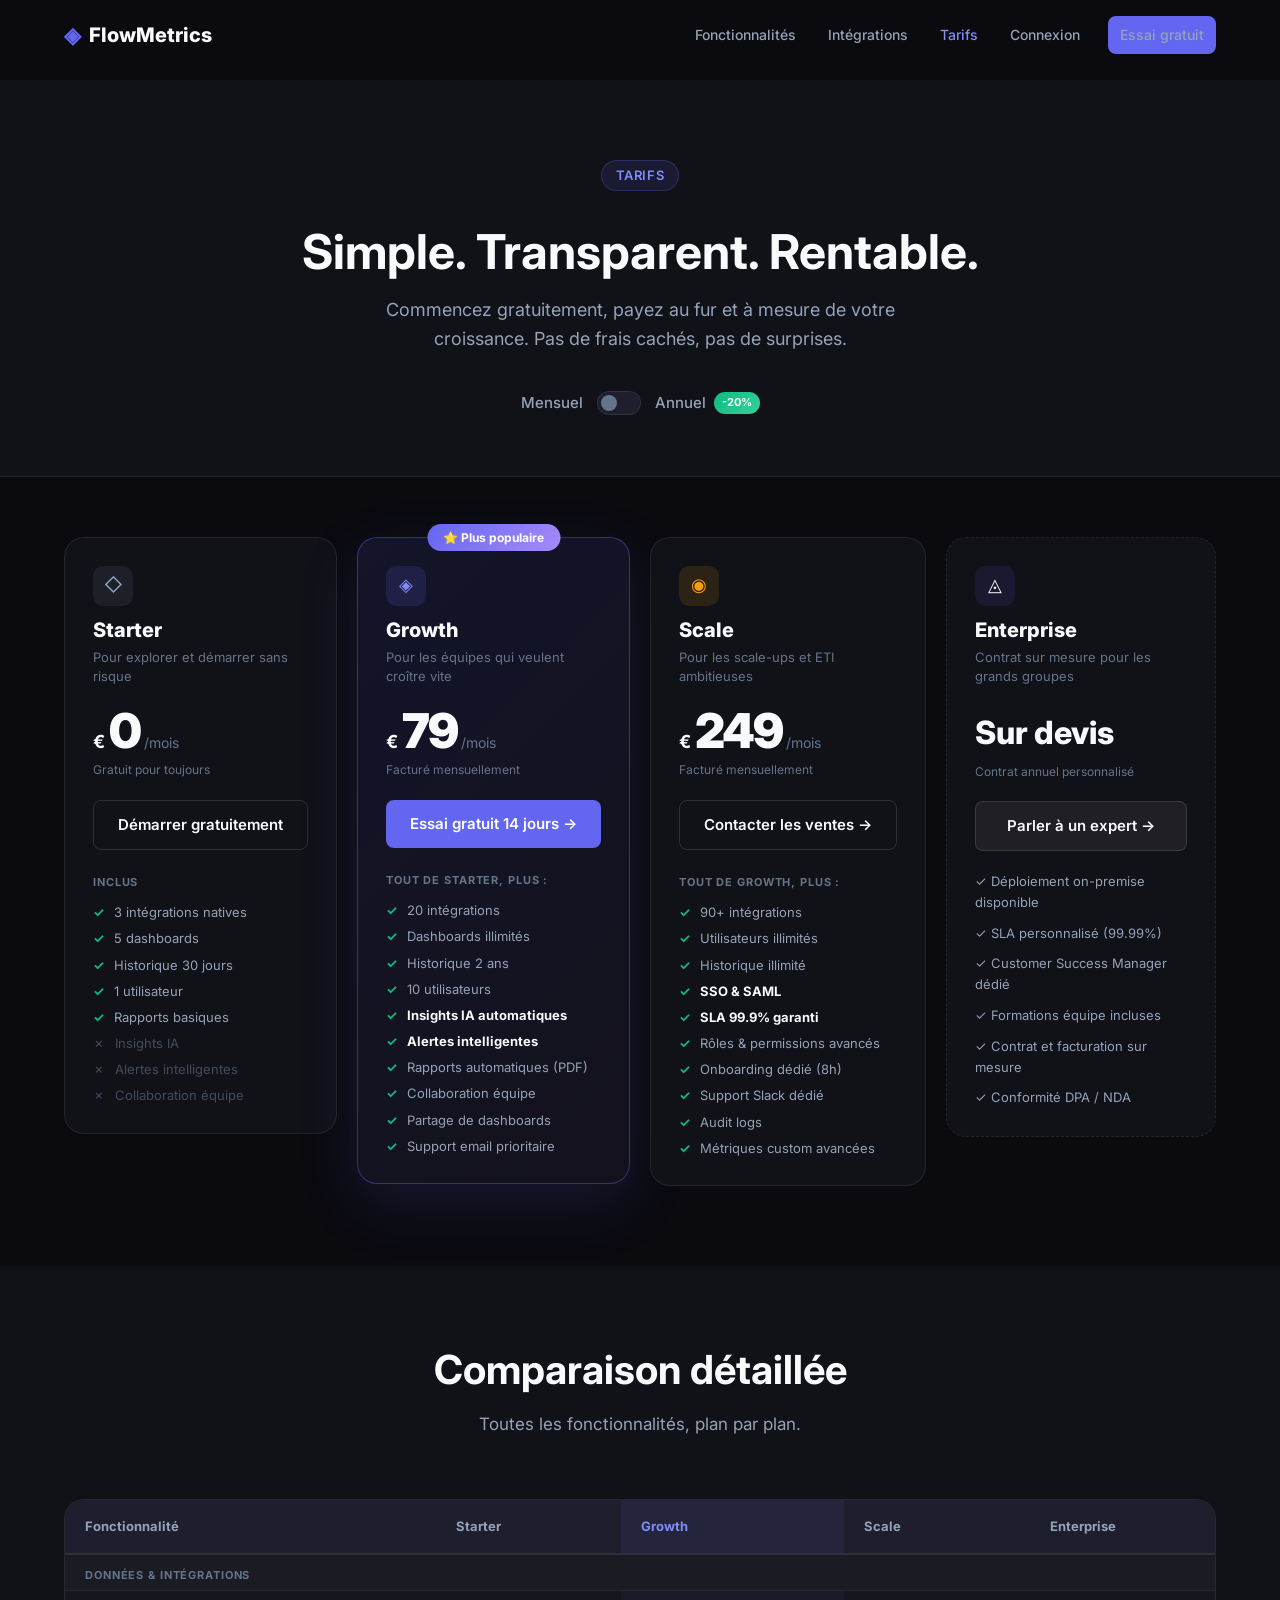
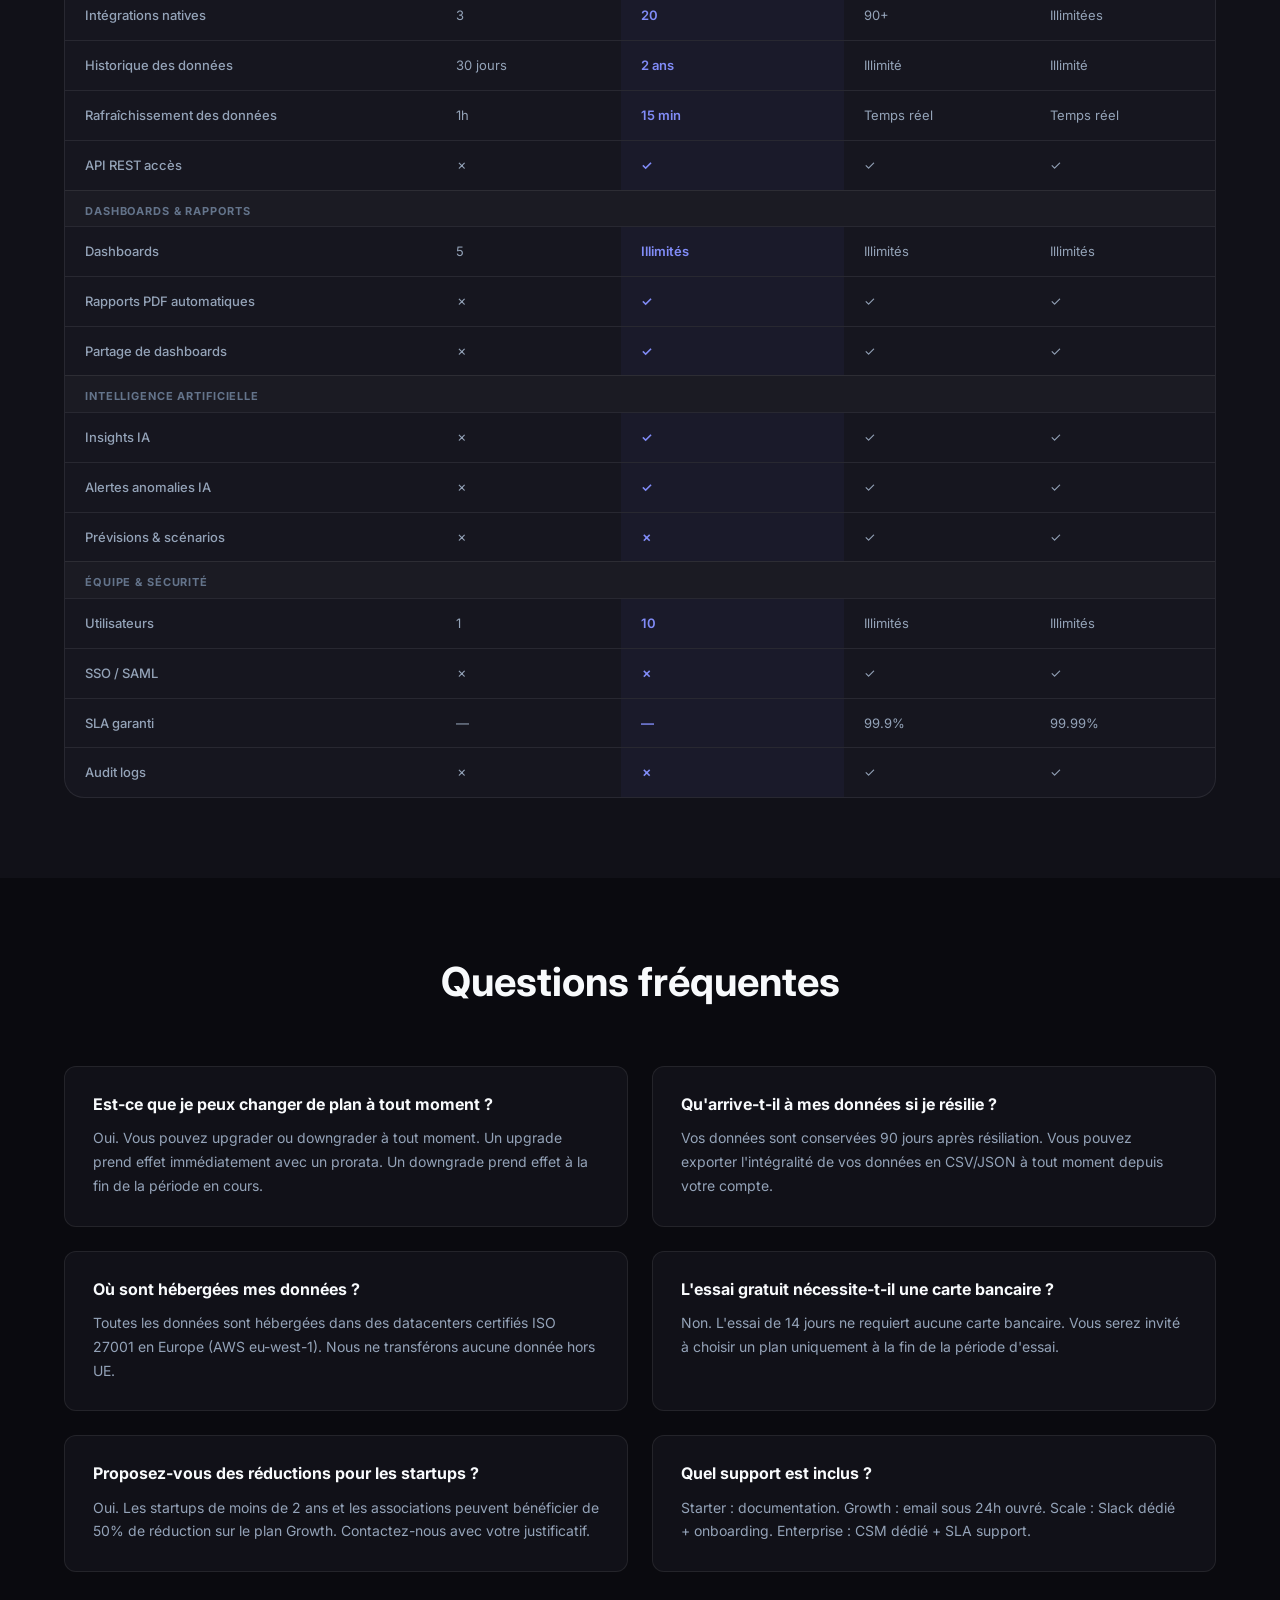
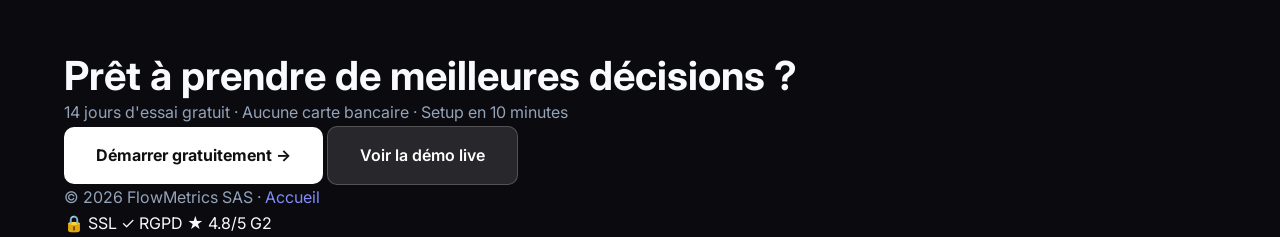
<file: pages/pricing.html>
<!DOCTYPE html>
<html lang="fr">
<head>
  <meta charset="UTF-8" />
  <meta name="viewport" content="width=device-width, initial-scale=1.0" />
  <title>Tarifs — FlowMetrics</title>
  <link rel="stylesheet" href="../assets/css/main.css" />
  <link rel="stylesheet" href="../assets/css/pricing.css" />
  <link href="https://fonts.googleapis.com/css2?family=Inter:wght@300;400;500;600;700;800;900&display=swap" rel="stylesheet" />
</head>
<body>

<header class="navbar scrolled" id="navbar">
  <div class="container">
    <a href="../index.html" class="logo">
      <span class="logo-icon">◈</span>
      <span class="logo-text">FlowMetrics</span>
    </a>
    <nav class="nav-links">
      <a href="../index.html#features">Fonctionnalités</a>
      <a href="../index.html#integrations">Intégrations</a>
      <a href="pricing.html" style="color:var(--primary-light)">Tarifs</a>
      <a href="login.html" class="nav-login">Connexion</a>
      <a href="signup.html" class="btn btn-primary btn-sm">Essai gratuit</a>
    </nav>
    <button class="hamburger" id="hamburger">
      <span></span><span></span><span></span>
    </button>
  </div>
</header>

<main class="pricing-page">

  <!-- HERO -->
  <section class="pricing-hero">
    <div class="container">
      <span class="section-tag">Tarifs</span>
      <h1>Simple. Transparent. Rentable.</h1>
      <p>Commencez gratuitement, payez au fur et à mesure de votre croissance. Pas de frais cachés, pas de surprises.</p>

      <div class="billing-toggle">
        <span class="toggle-label" id="monthly-label">Mensuel</span>
        <label class="toggle-switch">
          <input type="checkbox" id="billing-toggle" />
          <span class="toggle-slider"></span>
        </label>
        <span class="toggle-label" id="annual-label">
          Annuel
          <span class="toggle-save">-20%</span>
        </span>
      </div>
    </div>
  </section>

  <!-- PLANS -->
  <section class="plans-section">
    <div class="container">
      <div class="plans-grid">

        <!-- STARTER -->
        <div class="plan-card">
          <div class="plan-header">
            <div class="plan-icon" style="background: rgba(100,116,139,0.15); color: #94a3b8;">◇</div>
            <h2 class="plan-name">Starter</h2>
            <p class="plan-tagline">Pour explorer et démarrer sans risque</p>
          </div>
          <div class="plan-pricing">
            <div class="plan-price-main">
              <span class="currency">€</span>
              <span class="amount" data-monthly="0" data-annual="0">0</span>
              <span class="period">/mois</span>
            </div>
            <p class="plan-billing-note">Gratuit pour toujours</p>
          </div>
          <a href="signup.html" class="btn btn-outline btn-block">Démarrer gratuitement</a>
          <div class="plan-features-list">
            <div class="feature-group-label">Inclus</div>
            <div class="plan-feature included">
              <span class="feature-check">✓</span>
              3 intégrations natives
            </div>
            <div class="plan-feature included">
              <span class="feature-check">✓</span>
              5 dashboards
            </div>
            <div class="plan-feature included">
              <span class="feature-check">✓</span>
              Historique 30 jours
            </div>
            <div class="plan-feature included">
              <span class="feature-check">✓</span>
              1 utilisateur
            </div>
            <div class="plan-feature included">
              <span class="feature-check">✓</span>
              Rapports basiques
            </div>
            <div class="plan-feature excluded">
              <span class="feature-x">✗</span>
              Insights IA
            </div>
            <div class="plan-feature excluded">
              <span class="feature-x">✗</span>
              Alertes intelligentes
            </div>
            <div class="plan-feature excluded">
              <span class="feature-x">✗</span>
              Collaboration équipe
            </div>
          </div>
        </div>

        <!-- GROWTH -->
        <div class="plan-card plan-card-popular">
          <div class="popular-badge">⭐ Plus populaire</div>
          <div class="plan-header">
            <div class="plan-icon" style="background: rgba(99,102,241,0.15); color: var(--primary-light);">◈</div>
            <h2 class="plan-name">Growth</h2>
            <p class="plan-tagline">Pour les équipes qui veulent croître vite</p>
          </div>
          <div class="plan-pricing">
            <div class="plan-price-main">
              <span class="currency">€</span>
              <span class="amount" data-monthly="79" data-annual="63">79</span>
              <span class="period">/mois</span>
            </div>
            <p class="plan-billing-note" id="growth-billing-note">Facturé mensuellement</p>
          </div>
          <a href="signup.html" class="btn btn-primary btn-block">Essai gratuit 14 jours →</a>
          <div class="plan-features-list">
            <div class="feature-group-label">Tout de Starter, plus :</div>
            <div class="plan-feature included">
              <span class="feature-check">✓</span>
              20 intégrations
            </div>
            <div class="plan-feature included">
              <span class="feature-check">✓</span>
              Dashboards illimités
            </div>
            <div class="plan-feature included">
              <span class="feature-check">✓</span>
              Historique 2 ans
            </div>
            <div class="plan-feature included">
              <span class="feature-check">✓</span>
              10 utilisateurs
            </div>
            <div class="plan-feature included feature-highlight">
              <span class="feature-check">✓</span>
              <strong>Insights IA automatiques</strong>
            </div>
            <div class="plan-feature included feature-highlight">
              <span class="feature-check">✓</span>
              <strong>Alertes intelligentes</strong>
            </div>
            <div class="plan-feature included">
              <span class="feature-check">✓</span>
              Rapports automatiques (PDF)
            </div>
            <div class="plan-feature included">
              <span class="feature-check">✓</span>
              Collaboration équipe
            </div>
            <div class="plan-feature included">
              <span class="feature-check">✓</span>
              Partage de dashboards
            </div>
            <div class="plan-feature included">
              <span class="feature-check">✓</span>
              Support email prioritaire
            </div>
          </div>
        </div>

        <!-- SCALE -->
        <div class="plan-card">
          <div class="plan-header">
            <div class="plan-icon" style="background: rgba(245,158,11,0.12); color: #f59e0b;">◉</div>
            <h2 class="plan-name">Scale</h2>
            <p class="plan-tagline">Pour les scale-ups et ETI ambitieuses</p>
          </div>
          <div class="plan-pricing">
            <div class="plan-price-main">
              <span class="currency">€</span>
              <span class="amount" data-monthly="249" data-annual="199">249</span>
              <span class="period">/mois</span>
            </div>
            <p class="plan-billing-note" id="scale-billing-note">Facturé mensuellement</p>
          </div>
          <a href="signup.html" class="btn btn-outline btn-block">Contacter les ventes →</a>
          <div class="plan-features-list">
            <div class="feature-group-label">Tout de Growth, plus :</div>
            <div class="plan-feature included">
              <span class="feature-check">✓</span>
              90+ intégrations
            </div>
            <div class="plan-feature included">
              <span class="feature-check">✓</span>
              Utilisateurs illimités
            </div>
            <div class="plan-feature included">
              <span class="feature-check">✓</span>
              Historique illimité
            </div>
            <div class="plan-feature included feature-highlight">
              <span class="feature-check">✓</span>
              <strong>SSO & SAML</strong>
            </div>
            <div class="plan-feature included feature-highlight">
              <span class="feature-check">✓</span>
              <strong>SLA 99.9% garanti</strong>
            </div>
            <div class="plan-feature included">
              <span class="feature-check">✓</span>
              Rôles & permissions avancés
            </div>
            <div class="plan-feature included">
              <span class="feature-check">✓</span>
              Onboarding dédié (8h)
            </div>
            <div class="plan-feature included">
              <span class="feature-check">✓</span>
              Support Slack dédié
            </div>
            <div class="plan-feature included">
              <span class="feature-check">✓</span>
              Audit logs
            </div>
            <div class="plan-feature included">
              <span class="feature-check">✓</span>
              Métriques custom avancées
            </div>
          </div>
        </div>

        <!-- ENTERPRISE -->
        <div class="plan-card plan-card-enterprise">
          <div class="plan-header">
            <div class="plan-icon" style="background: rgba(99,102,241,0.1);">◬</div>
            <h2 class="plan-name">Enterprise</h2>
            <p class="plan-tagline">Contrat sur mesure pour les grands groupes</p>
          </div>
          <div class="plan-pricing">
            <div class="plan-price-custom">Sur devis</div>
            <p class="plan-billing-note">Contrat annuel personnalisé</p>
          </div>
          <a href="mailto:sales@flowmetrics.io" class="btn btn-ghost btn-block">Parler à un expert →</a>
          <div class="enterprise-features">
            <div class="ent-feature">✓ Déploiement on-premise disponible</div>
            <div class="ent-feature">✓ SLA personnalisé (99.99%)</div>
            <div class="ent-feature">✓ Customer Success Manager dédié</div>
            <div class="ent-feature">✓ Formations équipe incluses</div>
            <div class="ent-feature">✓ Contrat et facturation sur mesure</div>
            <div class="ent-feature">✓ Conformité DPA / NDA</div>
          </div>
        </div>

      </div>
    </div>
  </section>

  <!-- COMPARISON TABLE -->
  <section class="comparison-section">
    <div class="container">
      <div class="section-header">
        <h2>Comparaison détaillée</h2>
        <p>Toutes les fonctionnalités, plan par plan.</p>
      </div>
      <div class="comparison-table">
        <div class="comp-header">
          <div class="comp-feature-col">Fonctionnalité</div>
          <div class="comp-plan-col">Starter</div>
          <div class="comp-plan-col comp-popular">Growth</div>
          <div class="comp-plan-col">Scale</div>
          <div class="comp-plan-col">Enterprise</div>
        </div>
        <div class="comp-section-label">Données & Intégrations</div>
        <div class="comp-row">
          <div class="comp-feature-col">Intégrations natives</div>
          <div class="comp-plan-col">3</div>
          <div class="comp-plan-col comp-popular">20</div>
          <div class="comp-plan-col">90+</div>
          <div class="comp-plan-col">Illimitées</div>
        </div>
        <div class="comp-row">
          <div class="comp-feature-col">Historique des données</div>
          <div class="comp-plan-col">30 jours</div>
          <div class="comp-plan-col comp-popular">2 ans</div>
          <div class="comp-plan-col">Illimité</div>
          <div class="comp-plan-col">Illimité</div>
        </div>
        <div class="comp-row">
          <div class="comp-feature-col">Rafraîchissement des données</div>
          <div class="comp-plan-col">1h</div>
          <div class="comp-plan-col comp-popular">15 min</div>
          <div class="comp-plan-col">Temps réel</div>
          <div class="comp-plan-col">Temps réel</div>
        </div>
        <div class="comp-row">
          <div class="comp-feature-col">API REST accès</div>
          <div class="comp-plan-col">✗</div>
          <div class="comp-plan-col comp-popular">✓</div>
          <div class="comp-plan-col">✓</div>
          <div class="comp-plan-col">✓</div>
        </div>
        <div class="comp-section-label">Dashboards & Rapports</div>
        <div class="comp-row">
          <div class="comp-feature-col">Dashboards</div>
          <div class="comp-plan-col">5</div>
          <div class="comp-plan-col comp-popular">Illimités</div>
          <div class="comp-plan-col">Illimités</div>
          <div class="comp-plan-col">Illimités</div>
        </div>
        <div class="comp-row">
          <div class="comp-feature-col">Rapports PDF automatiques</div>
          <div class="comp-plan-col">✗</div>
          <div class="comp-plan-col comp-popular">✓</div>
          <div class="comp-plan-col">✓</div>
          <div class="comp-plan-col">✓</div>
        </div>
        <div class="comp-row">
          <div class="comp-feature-col">Partage de dashboards</div>
          <div class="comp-plan-col">✗</div>
          <div class="comp-plan-col comp-popular">✓</div>
          <div class="comp-plan-col">✓</div>
          <div class="comp-plan-col">✓</div>
        </div>
        <div class="comp-section-label">Intelligence Artificielle</div>
        <div class="comp-row">
          <div class="comp-feature-col">Insights IA</div>
          <div class="comp-plan-col">✗</div>
          <div class="comp-plan-col comp-popular">✓</div>
          <div class="comp-plan-col">✓</div>
          <div class="comp-plan-col">✓</div>
        </div>
        <div class="comp-row">
          <div class="comp-feature-col">Alertes anomalies IA</div>
          <div class="comp-plan-col">✗</div>
          <div class="comp-plan-col comp-popular">✓</div>
          <div class="comp-plan-col">✓</div>
          <div class="comp-plan-col">✓</div>
        </div>
        <div class="comp-row">
          <div class="comp-feature-col">Prévisions & scénarios</div>
          <div class="comp-plan-col">✗</div>
          <div class="comp-plan-col comp-popular">✗</div>
          <div class="comp-plan-col">✓</div>
          <div class="comp-plan-col">✓</div>
        </div>
        <div class="comp-section-label">Équipe & Sécurité</div>
        <div class="comp-row">
          <div class="comp-feature-col">Utilisateurs</div>
          <div class="comp-plan-col">1</div>
          <div class="comp-plan-col comp-popular">10</div>
          <div class="comp-plan-col">Illimités</div>
          <div class="comp-plan-col">Illimités</div>
        </div>
        <div class="comp-row">
          <div class="comp-feature-col">SSO / SAML</div>
          <div class="comp-plan-col">✗</div>
          <div class="comp-plan-col comp-popular">✗</div>
          <div class="comp-plan-col">✓</div>
          <div class="comp-plan-col">✓</div>
        </div>
        <div class="comp-row">
          <div class="comp-feature-col">SLA garanti</div>
          <div class="comp-plan-col">—</div>
          <div class="comp-plan-col comp-popular">—</div>
          <div class="comp-plan-col">99.9%</div>
          <div class="comp-plan-col">99.99%</div>
        </div>
        <div class="comp-row">
          <div class="comp-feature-col">Audit logs</div>
          <div class="comp-plan-col">✗</div>
          <div class="comp-plan-col comp-popular">✗</div>
          <div class="comp-plan-col">✓</div>
          <div class="comp-plan-col">✓</div>
        </div>
      </div>
    </div>
  </section>

  <!-- FAQ -->
  <section class="faq-section">
    <div class="container">
      <div class="section-header">
        <h2>Questions fréquentes</h2>
      </div>
      <div class="faq-grid">
        <div class="faq-item">
          <h3>Est-ce que je peux changer de plan à tout moment ?</h3>
          <p>Oui. Vous pouvez upgrader ou downgrader à tout moment. Un upgrade prend effet immédiatement avec un prorata. Un downgrade prend effet à la fin de la période en cours.</p>
        </div>
        <div class="faq-item">
          <h3>Qu'arrive-t-il à mes données si je résilie ?</h3>
          <p>Vos données sont conservées 90 jours après résiliation. Vous pouvez exporter l'intégralité de vos données en CSV/JSON à tout moment depuis votre compte.</p>
        </div>
        <div class="faq-item">
          <h3>Où sont hébergées mes données ?</h3>
          <p>Toutes les données sont hébergées dans des datacenters certifiés ISO 27001 en Europe (AWS eu-west-1). Nous ne transférons aucune donnée hors UE.</p>
        </div>
        <div class="faq-item">
          <h3>L'essai gratuit nécessite-t-il une carte bancaire ?</h3>
          <p>Non. L'essai de 14 jours ne requiert aucune carte bancaire. Vous serez invité à choisir un plan uniquement à la fin de la période d'essai.</p>
        </div>
        <div class="faq-item">
          <h3>Proposez-vous des réductions pour les startups ?</h3>
          <p>Oui. Les startups de moins de 2 ans et les associations peuvent bénéficier de 50% de réduction sur le plan Growth. Contactez-nous avec votre justificatif.</p>
        </div>
        <div class="faq-item">
          <h3>Quel support est inclus ?</h3>
          <p>Starter : documentation. Growth : email sous 24h ouvré. Scale : Slack dédié + onboarding. Enterprise : CSM dédié + SLA support.</p>
        </div>
      </div>
    </div>
  </section>

  <!-- FINAL CTA -->
  <section class="final-cta">
    <div class="container">
      <div class="cta-card">
        <div class="cta-glow"></div>
        <h2>Prêt à prendre de meilleures décisions ?</h2>
        <p>14 jours d'essai gratuit · Aucune carte bancaire · Setup en 10 minutes</p>
        <div class="cta-buttons">
          <a href="signup.html" class="btn btn-white btn-lg">Démarrer gratuitement →</a>
          <a href="dashboard.html" class="btn btn-ghost-white btn-lg">Voir la démo live</a>
        </div>
      </div>
    </div>
  </section>

</main>

<footer class="footer">
  <div class="container">
    <div class="footer-bottom" style="border-top:none; padding-top:0">
      <p>© 2026 FlowMetrics SAS · <a href="../index.html" style="color:var(--primary-light)">Accueil</a></p>
      <div class="footer-badges">
        <span class="trust-badge">🔒 SSL</span>
        <span class="trust-badge">✓ RGPD</span>
        <span class="trust-badge">★ 4.8/5 G2</span>
      </div>
    </div>
  </div>
</footer>

<script src="../assets/js/main.js"></script>
<script>
  const toggle = document.getElementById('billing-toggle');
  const amounts = document.querySelectorAll('.amount');
  const growthNote = document.getElementById('growth-billing-note');
  const scaleNote = document.getElementById('scale-billing-note');

  toggle.addEventListener('change', () => {
    const isAnnual = toggle.checked;
    amounts.forEach(el => {
      el.textContent = isAnnual ? el.dataset.annual : el.dataset.monthly;
    });
    if (growthNote) growthNote.textContent = isAnnual ? 'Facturé annuellement (€756/an)' : 'Facturé mensuellement';
    if (scaleNote) scaleNote.textContent = isAnnual ? 'Facturé annuellement (€2 388/an)' : 'Facturé mensuellement';
  });
</script>
</body>
</html>
</file>
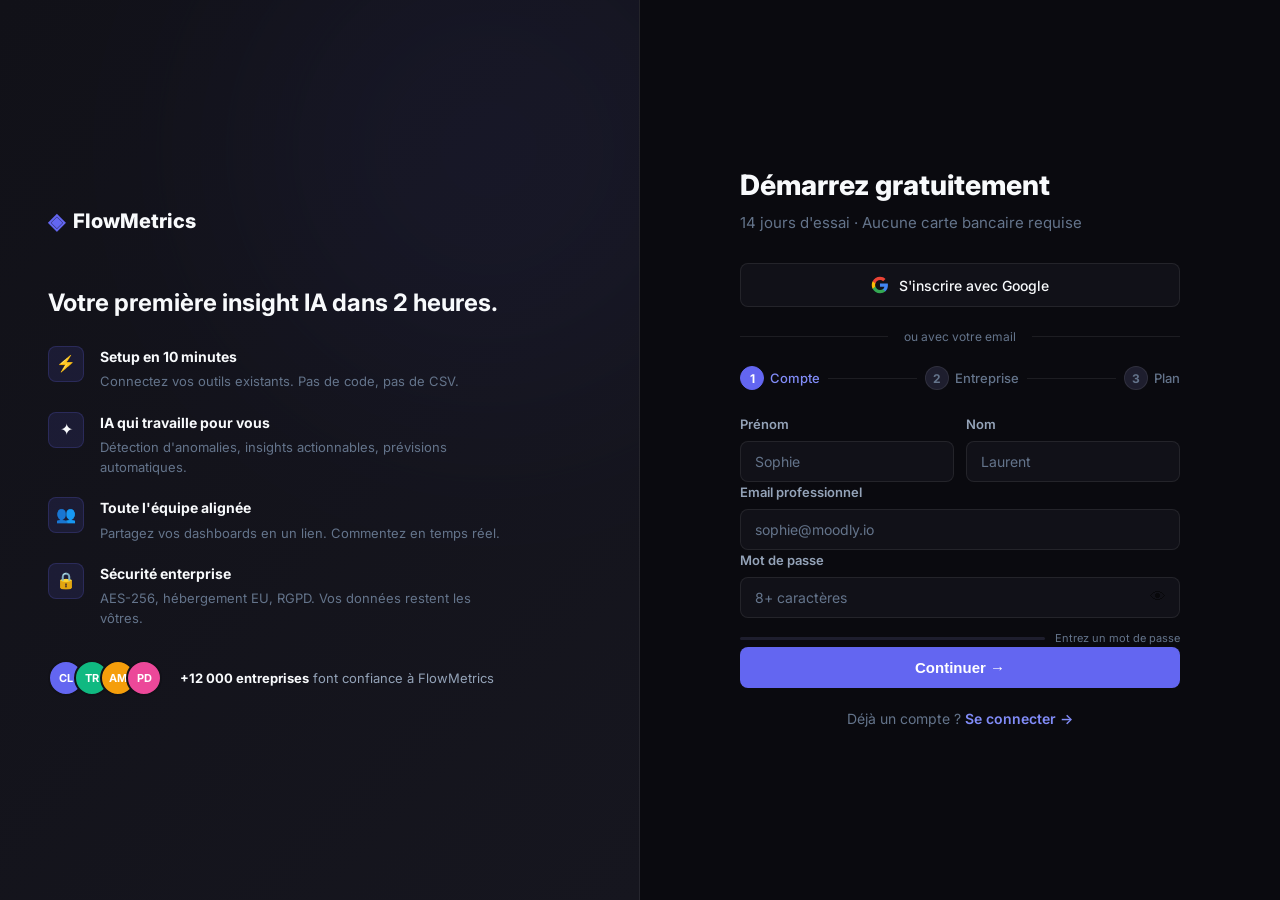
<file: pages/signup.html>
<!DOCTYPE html>
<html lang="fr">
<head>
  <meta charset="UTF-8" />
  <meta name="viewport" content="width=device-width, initial-scale=1.0" />
  <title>Créer un compte — FlowMetrics</title>
  <link rel="stylesheet" href="../assets/css/main.css" />
  <link rel="stylesheet" href="../assets/css/auth.css" />
  <link href="https://fonts.googleapis.com/css2?family=Inter:wght@300;400;500;600;700;800;900&display=swap" rel="stylesheet" />
</head>
<body class="auth-body">

<div class="auth-layout">

  <!-- LEFT PANEL -->
  <div class="auth-left">
    <div class="auth-left-content">
      <a href="../index.html" class="logo auth-logo">
        <span class="logo-icon">◈</span>
        <span class="logo-text">FlowMetrics</span>
      </a>

      <div class="auth-value-props">
        <h2>Votre première insight IA dans 2 heures.</h2>
        <div class="value-prop">
          <div class="vp-icon">⚡</div>
          <div>
            <strong>Setup en 10 minutes</strong>
            <p>Connectez vos outils existants. Pas de code, pas de CSV.</p>
          </div>
        </div>
        <div class="value-prop">
          <div class="vp-icon">✦</div>
          <div>
            <strong>IA qui travaille pour vous</strong>
            <p>Détection d'anomalies, insights actionnables, prévisions automatiques.</p>
          </div>
        </div>
        <div class="value-prop">
          <div class="vp-icon">👥</div>
          <div>
            <strong>Toute l'équipe alignée</strong>
            <p>Partagez vos dashboards en un lien. Commentez en temps réel.</p>
          </div>
        </div>
        <div class="value-prop">
          <div class="vp-icon">🔒</div>
          <div>
            <strong>Sécurité enterprise</strong>
            <p>AES-256, hébergement EU, RGPD. Vos données restent les vôtres.</p>
          </div>
        </div>
      </div>

      <div class="auth-social-proof">
        <div class="sp-avatars">
          <div class="sp-avatar" style="background:#6366f1">CL</div>
          <div class="sp-avatar" style="background:#10b981">TR</div>
          <div class="sp-avatar" style="background:#f59e0b">AM</div>
          <div class="sp-avatar" style="background:#ec4899">PD</div>
        </div>
        <p><strong>+12 000 entreprises</strong> font confiance à FlowMetrics</p>
      </div>
    </div>
  </div>

  <!-- RIGHT PANEL -->
  <div class="auth-right">
    <div class="auth-form-container">
      <div class="auth-form-header">
        <h1>Démarrez gratuitement</h1>
        <p>14 jours d'essai · Aucune carte bancaire requise</p>
      </div>

      <!-- SSO -->
      <div class="sso-buttons">
        <button class="sso-btn" onclick="handleSSO('Google')">
          <svg viewBox="0 0 24 24" width="18" height="18"><path d="M22.56 12.25c0-.78-.07-1.53-.2-2.25H12v4.26h5.92c-.26 1.37-1.04 2.53-2.21 3.31v2.77h3.57c2.08-1.92 3.28-4.74 3.28-8.09z" fill="#4285F4"/><path d="M12 23c2.97 0 5.46-.98 7.28-2.66l-3.57-2.77c-.98.66-2.23 1.06-3.71 1.06-2.86 0-5.29-1.93-6.16-4.53H2.18v2.84C3.99 20.53 7.7 23 12 23z" fill="#34A853"/><path d="M5.84 14.09c-.22-.66-.35-1.36-.35-2.09s.13-1.43.35-2.09V7.07H2.18C1.43 8.55 1 10.22 1 12s.43 3.45 1.18 4.93l2.85-2.22.81-.62z" fill="#FBBC05"/><path d="M12 5.38c1.62 0 3.06.56 4.21 1.64l3.15-3.15C17.45 2.09 14.97 1 12 1 7.7 1 3.99 3.47 2.18 7.07l3.66 2.84c.87-2.6 3.3-4.53 6.16-4.53z" fill="#EA4335"/></svg>
          S'inscrire avec Google
        </button>
      </div>

      <div class="divider"><span>ou avec votre email</span></div>

      <!-- STEPS INDICATOR -->
      <div class="signup-steps">
        <div class="signup-step active" id="step-indicator-1">
          <span>1</span> Compte
        </div>
        <div class="step-line"></div>
        <div class="signup-step" id="step-indicator-2">
          <span>2</span> Entreprise
        </div>
        <div class="step-line"></div>
        <div class="signup-step" id="step-indicator-3">
          <span>3</span> Plan
        </div>
      </div>

      <!-- STEP 1 -->
      <form class="auth-form" id="signup-form">
        <div id="step-1">
          <div class="form-row-2">
            <div class="form-group">
              <label for="first-name">Prénom</label>
              <input type="text" id="first-name" placeholder="Sophie" required />
            </div>
            <div class="form-group">
              <label for="last-name">Nom</label>
              <input type="text" id="last-name" placeholder="Laurent" required />
            </div>
          </div>

          <div class="form-group">
            <label for="signup-email">Email professionnel</label>
            <input type="email" id="signup-email" placeholder="sophie@moodly.io" required />
          </div>

          <div class="form-group">
            <label for="signup-password">Mot de passe</label>
            <div class="input-password">
              <input type="password" id="signup-password" placeholder="8+ caractères" required />
              <button type="button" class="toggle-password" aria-label="Afficher">👁</button>
            </div>
            <div class="password-strength" id="password-strength">
              <div class="strength-bar">
                <div class="strength-fill" id="strength-fill"></div>
              </div>
              <span id="strength-label">Entrez un mot de passe</span>
            </div>
          </div>

          <button type="button" class="btn btn-primary btn-block" id="next-step-1">
            Continuer →
          </button>
        </div>

        <!-- STEP 2 -->
        <div id="step-2" style="display:none">
          <div class="form-group">
            <label for="company">Nom de l'entreprise</label>
            <input type="text" id="company" placeholder="Moodly SAS" required />
          </div>
          <div class="form-group">
            <label for="company-size">Taille de l'entreprise</label>
            <select id="company-size">
              <option value="">Sélectionner...</option>
              <option>1 — moi seul</option>
              <option>2-10 personnes</option>
              <option>11-50 personnes</option>
              <option>51-200 personnes</option>
              <option>201-1000 personnes</option>
              <option>1000+ personnes</option>
            </select>
          </div>
          <div class="form-group">
            <label for="role">Votre rôle</label>
            <select id="role">
              <option value="">Sélectionner...</option>
              <option>CEO / Fondateur</option>
              <option>CTO / VP Engineering</option>
              <option>CFO / Finance</option>
              <option>CMO / Marketing</option>
              <option>Head of Growth</option>
              <option>Head of Sales</option>
              <option>Data Analyst / Scientist</option>
              <option>Product Manager</option>
              <option>Autre</option>
            </select>
          </div>
          <div class="form-group">
            <label for="use-case">Votre objectif principal</label>
            <select id="use-case">
              <option value="">Sélectionner...</option>
              <option>Suivre mes KPIs SaaS (MRR, churn, LTV)</option>
              <option>Analytics e-commerce & ventes</option>
              <option>Reporting pour mes investisseurs</option>
              <option>Unifier mes sources de données</option>
              <option>Détecter les risques de churn</option>
              <option>Autre</option>
            </select>
          </div>
          <div class="form-row-2">
            <button type="button" class="btn btn-ghost btn-block" id="prev-step-2">← Retour</button>
            <button type="button" class="btn btn-primary btn-block" id="next-step-2">Continuer →</button>
          </div>
        </div>

        <!-- STEP 3 -->
        <div id="step-3" style="display:none">
          <p class="plan-select-label">Choisissez votre plan de départ (modifiable à tout moment)</p>
          <div class="plan-options">
            <label class="plan-option">
              <input type="radio" name="plan" value="starter" />
              <div class="plan-option-content">
                <div class="plan-option-name">Starter — Gratuit</div>
                <div class="plan-option-desc">3 intégrations · 1 utilisateur</div>
              </div>
            </label>
            <label class="plan-option plan-option-recommended">
              <input type="radio" name="plan" value="growth" checked />
              <div class="plan-option-content">
                <div class="plan-option-name">Growth — €79/mois</div>
                <div class="plan-option-desc">20 intégrations · 10 users · IA incluse</div>
                <span class="plan-option-badge">14 jours gratuits</span>
              </div>
            </label>
            <label class="plan-option">
              <input type="radio" name="plan" value="scale" />
              <div class="plan-option-content">
                <div class="plan-option-name">Scale — €249/mois</div>
                <div class="plan-option-desc">90+ intégrations · Utilisateurs illimités</div>
              </div>
            </label>
          </div>

          <div class="form-group" style="margin-top: 16px;">
            <label class="checkbox-label">
              <input type="checkbox" id="terms" required />
              <span class="checkmark"></span>
              J'accepte les <a href="#">CGU</a> et la <a href="#">Politique de confidentialité</a>
            </label>
          </div>

          <div class="form-row-2">
            <button type="button" class="btn btn-ghost btn-block" id="prev-step-3">← Retour</button>
            <button type="submit" class="btn btn-primary btn-block btn-submit" id="submit-signup">
              Créer mon compte →
            </button>
          </div>
        </div>
      </form>

      <p class="auth-switch">
        Déjà un compte ?
        <a href="login.html">Se connecter →</a>
      </p>
    </div>
  </div>
</div>

<script src="../assets/js/main.js"></script>
<script src="../assets/js/auth.js"></script>
</body>
</html>
</file>
<file: assets/css/main.css>
/* ============================================
   FLOWMETRICS — CSS BASE
   ============================================ */

*, *::before, *::after {
  box-sizing: border-box;
  margin: 0;
  padding: 0;
}

:root {
  --primary: #6366f1;
  --primary-dark: #4f46e5;
  --primary-light: #818cf8;
  --accent: #10b981;
  --accent-dark: #059669;
  --warning: #f59e0b;
  --danger: #ef4444;
  --dark: #0a0a0f;
  --dark-2: #111118;
  --dark-3: #16161f;
  --dark-4: #1e1e2e;
  --border: rgba(255,255,255,0.08);
  --border-light: rgba(255,255,255,0.12);
  --text-primary: #f8fafc;
  --text-secondary: #94a3b8;
  --text-muted: #64748b;
  --white: #ffffff;
  --radius: 12px;
  --radius-lg: 20px;
  --shadow: 0 4px 24px rgba(0,0,0,0.4);
  --shadow-lg: 0 20px 60px rgba(0,0,0,0.5);
  --transition: 0.2s ease;
  --font: 'Inter', -apple-system, BlinkMacSystemFont, sans-serif;
}

html {
  scroll-behavior: smooth;
  font-size: 16px;
}

body {
  font-family: var(--font);
  background: var(--dark);
  color: var(--text-primary);
  line-height: 1.6;
  overflow-x: hidden;
  -webkit-font-smoothing: antialiased;
}

/* CONTAINER */
.container {
  width: 100%;
  max-width: 1200px;
  margin: 0 auto;
  padding: 0 24px;
}

/* TYPOGRAPHY */
h1, h2, h3, h4, h5 {
  line-height: 1.2;
  font-weight: 700;
  color: var(--text-primary);
}

h1 { font-size: clamp(2rem, 5vw, 3.5rem); }
h2 { font-size: clamp(1.6rem, 3.5vw, 2.5rem); }
h3 { font-size: 1.25rem; }

p { color: var(--text-secondary); }

a {
  color: inherit;
  text-decoration: none;
  transition: color var(--transition);
}

/* GRADIENT TEXT */
.gradient-text {
  background: linear-gradient(135deg, var(--primary-light) 0%, #a78bfa 50%, #ec4899 100%);
  -webkit-background-clip: text;
  -webkit-text-fill-color: transparent;
  background-clip: text;
}

/* BUTTONS */
.btn {
  display: inline-flex;
  align-items: center;
  gap: 8px;
  padding: 12px 24px;
  border-radius: 8px;
  font-size: 15px;
  font-weight: 600;
  cursor: pointer;
  border: none;
  transition: all var(--transition);
  white-space: nowrap;
  text-decoration: none;
}

.btn-primary {
  background: var(--primary);
  color: var(--white);
}
.btn-primary:hover {
  background: var(--primary-dark);
  transform: translateY(-1px);
  box-shadow: 0 8px 24px rgba(99,102,241,0.4);
}

.btn-ghost {
  background: rgba(255,255,255,0.06);
  color: var(--text-primary);
  border: 1px solid var(--border-light);
}
.btn-ghost:hover {
  background: rgba(255,255,255,0.1);
}

.btn-outline {
  background: transparent;
  color: var(--text-primary);
  border: 1px solid var(--border-light);
}
.btn-outline:hover {
  background: rgba(255,255,255,0.06);
  border-color: var(--primary);
  color: var(--primary-light);
}

.btn-white {
  background: var(--white);
  color: #111;
  font-weight: 700;
}
.btn-white:hover {
  background: #f1f5f9;
  transform: translateY(-1px);
}

.btn-ghost-white {
  background: rgba(255,255,255,0.12);
  color: var(--white);
  border: 1px solid rgba(255,255,255,0.2);
}
.btn-ghost-white:hover {
  background: rgba(255,255,255,0.2);
}

.btn-sm { padding: 8px 16px; font-size: 14px; }
.btn-lg { padding: 16px 32px; font-size: 16px; border-radius: 10px; }
.btn-block { width: 100%; justify-content: center; }

.btn-arrow {
  transition: transform var(--transition);
}
.btn:hover .btn-arrow { transform: translateX(4px); }

/* SECTION HEADER */
.section-header {
  text-align: center;
  margin-bottom: 60px;
}

.section-tag {
  display: inline-block;
  padding: 4px 14px;
  background: rgba(99,102,241,0.12);
  color: var(--primary-light);
  border: 1px solid rgba(99,102,241,0.25);
  border-radius: 100px;
  font-size: 13px;
  font-weight: 600;
  text-transform: uppercase;
  letter-spacing: 0.05em;
  margin-bottom: 16px;
}

.section-header h2 {
  margin-bottom: 16px;
}

.section-header p {
  max-width: 580px;
  margin: 0 auto;
  font-size: 17px;
  line-height: 1.7;
}

/* NAVBAR */
.navbar {
  position: fixed;
  top: 0;
  left: 0;
  right: 0;
  z-index: 1000;
  padding: 16px 0;
  transition: all 0.3s ease;
  border-bottom: 1px solid transparent;
}

.navbar.scrolled {
  background: rgba(10,10,15,0.92);
  backdrop-filter: blur(20px);
  border-bottom-color: var(--border);
  padding: 12px 0;
}

.navbar .container {
  display: flex;
  align-items: center;
  justify-content: space-between;
  gap: 32px;
}

.logo {
  display: flex;
  align-items: center;
  gap: 8px;
  font-weight: 800;
  font-size: 20px;
  color: var(--text-primary);
}

.logo-icon {
  color: var(--primary);
  font-size: 22px;
}

.nav-links {
  display: flex;
  align-items: center;
  gap: 8px;
}

.nav-links a {
  color: var(--text-secondary);
  font-size: 14px;
  font-weight: 500;
  padding: 8px 12px;
  border-radius: 8px;
  transition: all var(--transition);
}

.nav-links a:hover { color: var(--text-primary); background: rgba(255,255,255,0.05); }
.nav-links .nav-login { margin-right: 8px; }

.hamburger {
  display: none;
  flex-direction: column;
  gap: 5px;
  background: none;
  border: none;
  cursor: pointer;
  padding: 4px;
}
.hamburger span {
  display: block;
  width: 24px;
  height: 2px;
  background: var(--text-primary);
  border-radius: 2px;
  transition: all 0.3s ease;
}

/* PLAY ICON */
.play-icon {
  font-size: 12px;
  width: 28px;
  height: 28px;
  background: rgba(255,255,255,0.15);
  border-radius: 50%;
  display: flex;
  align-items: center;
  justify-content: center;
  padding-left: 2px;
}

/* RESPONSIVE */
@media (max-width: 768px) {
  .hamburger { display: flex; }
  .nav-links {
    display: none;
    position: fixed;
    top: 65px;
    left: 0;
    right: 0;
    background: var(--dark-2);
    flex-direction: column;
    padding: 20px;
    border-bottom: 1px solid var(--border);
    gap: 4px;
  }
  .nav-links.open { display: flex; }
  .nav-links a { font-size: 15px; padding: 12px 16px; }
  .btn-lg { padding: 14px 24px; font-size: 15px; }
}
</file>
<file: assets/css/landing.css>
/* ============================================
   FLOWMETRICS — LANDING PAGE STYLES
   ============================================ */

/* HERO */
.hero {
  position: relative;
  padding: 160px 0 80px;
  overflow: hidden;
  min-height: 100vh;
}

.hero-bg {
  position: absolute;
  inset: 0;
  pointer-events: none;
}

.hero-grid {
  position: absolute;
  inset: 0;
  background-image:
    linear-gradient(rgba(99,102,241,0.06) 1px, transparent 1px),
    linear-gradient(90deg, rgba(99,102,241,0.06) 1px, transparent 1px);
  background-size: 60px 60px;
  mask-image: radial-gradient(ellipse 80% 60% at 50% 0%, black 50%, transparent 100%);
}

.hero-glow {
  position: absolute;
  border-radius: 50%;
  filter: blur(80px);
  opacity: 0.15;
}
.hero-glow-1 {
  width: 600px;
  height: 400px;
  background: var(--primary);
  top: -100px;
  left: 50%;
  transform: translateX(-40%);
}
.hero-glow-2 {
  width: 400px;
  height: 300px;
  background: #a78bfa;
  top: 200px;
  right: 0;
  opacity: 0.1;
}

.hero > .container {
  position: relative;
  z-index: 1;
  text-align: center;
}

.hero-badge {
  display: inline-flex;
  align-items: center;
  gap: 8px;
  padding: 6px 16px;
  background: rgba(99,102,241,0.1);
  border: 1px solid rgba(99,102,241,0.25);
  border-radius: 100px;
  font-size: 13px;
  font-weight: 500;
  color: var(--primary-light);
  margin-bottom: 28px;
}

.badge-dot {
  width: 6px;
  height: 6px;
  background: var(--accent);
  border-radius: 50%;
  animation: pulse 2s infinite;
}

@keyframes pulse {
  0%, 100% { opacity: 1; transform: scale(1); }
  50% { opacity: 0.6; transform: scale(1.4); }
}

.hero-title {
  margin-bottom: 24px;
  letter-spacing: -0.03em;
}

.hero-subtitle {
  font-size: clamp(16px, 2vw, 19px);
  max-width: 640px;
  margin: 0 auto 36px;
  line-height: 1.7;
}

.hero-cta {
  display: flex;
  align-items: center;
  justify-content: center;
  gap: 16px;
  flex-wrap: wrap;
  margin-bottom: 20px;
}

.hero-note {
  font-size: 13px;
  color: var(--text-muted);
  margin-bottom: 60px;
}

/* DASHBOARD PREVIEW */
.hero-preview {
  max-width: 960px;
  margin: 0 auto;
  border-radius: 16px;
  overflow: hidden;
  border: 1px solid var(--border-light);
  box-shadow: 0 40px 100px rgba(0,0,0,0.6), 0 0 0 1px rgba(99,102,241,0.1);
  background: var(--dark-3);
  position: relative;
}

.hero-preview::before {
  content: '';
  position: absolute;
  top: 0;
  left: 0;
  right: 0;
  height: 1px;
  background: linear-gradient(90deg, transparent, var(--primary), transparent);
}

.preview-bar {
  display: flex;
  align-items: center;
  gap: 8px;
  padding: 12px 16px;
  background: var(--dark-4);
  border-bottom: 1px solid var(--border);
}

.preview-dot {
  width: 12px;
  height: 12px;
  border-radius: 50%;
}
.preview-dot.red { background: #ef4444; }
.preview-dot.yellow { background: #f59e0b; }
.preview-dot.green { background: #10b981; }

.preview-url {
  flex: 1;
  text-align: center;
  font-size: 12px;
  color: var(--text-muted);
  background: var(--dark-3);
  border-radius: 6px;
  padding: 4px 12px;
  max-width: 300px;
  margin: 0 auto;
}

.preview-dashboard {
  display: grid;
  grid-template-columns: 180px 1fr;
  min-height: 420px;
}

.preview-sidebar {
  background: var(--dark-4);
  border-right: 1px solid var(--border);
  padding: 20px 12px;
  display: flex;
  flex-direction: column;
  gap: 4px;
}

.sidebar-logo {
  font-weight: 800;
  color: var(--primary);
  font-size: 14px;
  padding: 8px 12px;
  margin-bottom: 12px;
}

.sidebar-item {
  display: flex;
  align-items: center;
  gap: 8px;
  padding: 8px 12px;
  border-radius: 8px;
  font-size: 13px;
  color: var(--text-muted);
  cursor: pointer;
  transition: all var(--transition);
}

.sidebar-item:hover { background: rgba(255,255,255,0.05); color: var(--text-secondary); }
.sidebar-item.active { background: rgba(99,102,241,0.15); color: var(--primary-light); }
.sidebar-item span { font-size: 14px; }

.preview-content {
  padding: 24px;
  display: flex;
  flex-direction: column;
  gap: 20px;
}

.preview-header {
  display: flex;
  align-items: center;
  justify-content: space-between;
}

.preview-header h3 { font-size: 18px; }
.preview-header p { font-size: 12px; color: var(--text-muted); margin-top: 2px; }

.preview-btn {
  background: var(--primary);
  color: white;
  border: none;
  padding: 8px 16px;
  border-radius: 8px;
  font-size: 12px;
  font-weight: 600;
  cursor: pointer;
}

.preview-kpis {
  display: grid;
  grid-template-columns: repeat(4, 1fr);
  gap: 12px;
}

.kpi-card {
  background: var(--dark-4);
  border-radius: 10px;
  padding: 14px;
  border: 1px solid var(--border);
}

.kpi-label { font-size: 11px; color: var(--text-muted); margin-bottom: 6px; }
.kpi-value { font-size: 18px; font-weight: 700; color: var(--text-primary); }
.kpi-change { font-size: 11px; margin-top: 4px; font-weight: 600; }

.kpi-green .kpi-change { color: var(--accent); }
.kpi-blue .kpi-change { color: #60a5fa; }
.kpi-purple .kpi-change { color: var(--accent); }
.kpi-orange .kpi-change { color: #f59e0b; }

.preview-charts {
  display: grid;
  grid-template-columns: 1fr 240px;
  gap: 16px;
  flex: 1;
}

.chart-card {
  background: var(--dark-4);
  border-radius: 10px;
  padding: 16px;
  border: 1px solid var(--border);
}

.chart-title {
  font-size: 12px;
  color: var(--text-muted);
  margin-bottom: 16px;
}

.chart-bars {
  display: flex;
  align-items: flex-end;
  gap: 4px;
  height: 80px;
}

.bar {
  flex: 1;
  background: rgba(99,102,241,0.3);
  border-radius: 4px 4px 0 0;
  position: relative;
  transition: background 0.3s;
}

.bar:hover, .bar.active { background: var(--primary); }

.bar span {
  position: absolute;
  bottom: -18px;
  left: 50%;
  transform: translateX(-50%);
  font-size: 9px;
  color: var(--text-muted);
  white-space: nowrap;
}

.ai-card {
  background: linear-gradient(135deg, rgba(99,102,241,0.12), rgba(167,139,250,0.08));
  border: 1px solid rgba(99,102,241,0.25);
  border-radius: 10px;
  padding: 16px;
  display: flex;
  flex-direction: column;
  gap: 10px;
}

.ai-header {
  display: flex;
  align-items: center;
  gap: 6px;
  font-size: 12px;
  font-weight: 700;
  color: var(--primary-light);
}

.ai-icon { font-size: 14px; }

.ai-text {
  font-size: 12px;
  color: var(--text-secondary);
  line-height: 1.5;
}

.ai-action {
  background: none;
  border: none;
  color: var(--primary-light);
  font-size: 11px;
  font-weight: 600;
  cursor: pointer;
  text-align: left;
  padding: 0;
}

/* SOCIAL PROOF */
.social-proof {
  padding: 40px 0;
  border-top: 1px solid var(--border);
  border-bottom: 1px solid var(--border);
  background: var(--dark-2);
}

.social-label {
  text-align: center;
  font-size: 13px;
  color: var(--text-muted);
  margin-bottom: 24px;
  text-transform: uppercase;
  letter-spacing: 0.08em;
}

.logos-row {
  display: flex;
  align-items: center;
  justify-content: center;
  gap: 40px;
  flex-wrap: wrap;
}

.brand-logo {
  font-size: 16px;
  font-weight: 700;
  color: var(--text-muted);
  opacity: 0.6;
  transition: opacity var(--transition);
  letter-spacing: -0.02em;
}

.brand-logo:hover { opacity: 0.9; }

/* STATS */
.stats-section {
  padding: 80px 0;
  background: var(--dark);
}

.stats-grid {
  display: grid;
  grid-template-columns: repeat(4, 1fr);
  gap: 40px;
  text-align: center;
}

.stat-number {
  font-size: 2.5rem;
  font-weight: 800;
  color: var(--text-primary);
  letter-spacing: -0.03em;
  background: linear-gradient(135deg, var(--white), var(--primary-light));
  -webkit-background-clip: text;
  -webkit-text-fill-color: transparent;
  background-clip: text;
}

.stat-label {
  font-size: 14px;
  color: var(--text-muted);
  margin-top: 8px;
}

/* FEATURES */
.features {
  padding: 100px 0;
  background: var(--dark-2);
}

.features-grid {
  display: grid;
  grid-template-columns: repeat(3, 1fr);
  grid-template-rows: auto auto;
  gap: 20px;
}

.feature-card {
  background: var(--dark-3);
  border: 1px solid var(--border);
  border-radius: var(--radius-lg);
  padding: 32px;
  transition: all 0.3s ease;
  position: relative;
  overflow: hidden;
}

.feature-card::before {
  content: '';
  position: absolute;
  top: 0;
  left: 0;
  right: 0;
  height: 1px;
  background: linear-gradient(90deg, transparent, rgba(99,102,241,0.4), transparent);
  opacity: 0;
  transition: opacity 0.3s;
}

.feature-card:hover {
  border-color: rgba(99,102,241,0.3);
  transform: translateY(-2px);
  box-shadow: 0 12px 40px rgba(0,0,0,0.3);
}

.feature-card:hover::before { opacity: 1; }

.feature-large {
  grid-column: span 2;
  display: grid;
  grid-template-columns: 1fr 1fr;
  gap: 24px;
  align-items: center;
}

.feature-large:last-of-type { grid-column: span 2; }

.feature-icon {
  font-size: 28px;
  margin-bottom: 16px;
  color: var(--primary);
}

.feature-card h3 {
  font-size: 18px;
  margin-bottom: 12px;
}

.feature-card p {
  font-size: 15px;
  line-height: 1.7;
}

/* FEATURE VISUALS */
.mini-dashboard {
  display: flex;
  flex-direction: column;
  gap: 8px;
  background: var(--dark-4);
  border-radius: 12px;
  padding: 16px;
  border: 1px solid var(--border);
}

.mini-metric {
  display: flex;
  align-items: center;
  justify-content: space-between;
  font-size: 13px;
}

.mini-metric span { color: var(--text-muted); }
.mini-metric strong { color: var(--text-primary); font-weight: 700; }
.mini-metric em { color: var(--accent); font-style: normal; font-weight: 600; font-size: 12px; }

.collab-preview {
  display: flex;
  flex-direction: column;
  gap: 12px;
}

.collab-comment {
  display: flex;
  align-items: flex-start;
  gap: 10px;
}

.collab-avatar {
  width: 32px;
  height: 32px;
  border-radius: 50%;
  display: flex;
  align-items: center;
  justify-content: center;
  font-size: 12px;
  font-weight: 700;
  color: white;
  flex-shrink: 0;
}

.collab-bubble {
  background: var(--dark-4);
  border: 1px solid var(--border);
  border-radius: 12px;
  padding: 10px 14px;
  font-size: 13px;
  color: var(--text-secondary);
  line-height: 1.5;
}

/* HOW IT WORKS */
.how-it-works {
  padding: 100px 0;
  background: var(--dark);
}

.steps {
  display: flex;
  align-items: center;
  justify-content: center;
  gap: 0;
  flex-wrap: wrap;
}

.step {
  display: flex;
  flex-direction: column;
  align-items: center;
  text-align: center;
  max-width: 260px;
  gap: 16px;
}

.step-number {
  width: 56px;
  height: 56px;
  border-radius: 50%;
  background: linear-gradient(135deg, var(--primary), #a78bfa);
  display: flex;
  align-items: center;
  justify-content: center;
  font-size: 18px;
  font-weight: 800;
  color: white;
  flex-shrink: 0;
  box-shadow: 0 8px 24px rgba(99,102,241,0.3);
}

.step-content h3 { font-size: 17px; margin-bottom: 8px; }
.step-content p { font-size: 14px; }

.step-connector {
  width: 80px;
  height: 1px;
  background: linear-gradient(90deg, var(--primary), rgba(99,102,241,0.2));
  position: relative;
  top: -24px;
  margin: 0 -8px;
}

.step-connector::after {
  content: '';
  position: absolute;
  right: 0;
  top: -4px;
  width: 8px;
  height: 8px;
  border-top: 1px solid var(--primary);
  border-right: 1px solid var(--primary);
  transform: rotate(45deg);
}

/* INTEGRATIONS */
.integrations {
  padding: 100px 0;
  background: var(--dark-2);
}

.integrations-grid {
  display: flex;
  flex-wrap: wrap;
  gap: 12px;
  justify-content: center;
}

.integration-badge {
  padding: 10px 20px;
  background: var(--dark-3);
  border: 1px solid var(--border);
  border-radius: 100px;
  font-size: 14px;
  font-weight: 500;
  color: var(--text-secondary);
  transition: all var(--transition);
  cursor: default;
}

.integration-badge:hover {
  border-color: var(--primary);
  color: var(--primary-light);
  background: rgba(99,102,241,0.08);
}

/* TESTIMONIALS */
.testimonials {
  padding: 100px 0;
  background: var(--dark);
}

.testimonials-grid {
  display: grid;
  grid-template-columns: repeat(2, 1fr);
  gap: 20px;
}

.testimonial-card {
  background: var(--dark-3);
  border: 1px solid var(--border);
  border-radius: var(--radius-lg);
  padding: 32px;
  position: relative;
  transition: all 0.3s ease;
}

.testimonial-card:hover {
  border-color: rgba(99,102,241,0.3);
  transform: translateY(-2px);
}

.testimonial-featured {
  background: linear-gradient(135deg, rgba(99,102,241,0.1), rgba(167,139,250,0.05));
  border-color: rgba(99,102,241,0.25);
  grid-row: span 2;
}

.quote-mark {
  font-size: 60px;
  color: var(--primary);
  line-height: 0.5;
  margin-bottom: 16px;
  font-family: Georgia, serif;
  opacity: 0.6;
}

.testimonial-card p {
  font-size: 16px;
  line-height: 1.7;
  color: var(--text-secondary);
  margin-bottom: 24px;
}

.testimonial-featured p { font-size: 18px; }

.testimonial-author {
  display: flex;
  align-items: center;
  gap: 12px;
}

.author-avatar {
  width: 44px;
  height: 44px;
  border-radius: 50%;
  background: linear-gradient(135deg, var(--primary), #a78bfa);
  display: flex;
  align-items: center;
  justify-content: center;
  font-weight: 700;
  font-size: 14px;
  color: white;
  flex-shrink: 0;
}

.testimonial-author strong {
  display: block;
  font-size: 15px;
  color: var(--text-primary);
}

.testimonial-author span {
  font-size: 13px;
  color: var(--text-muted);
}

/* PRICING TEASER */
.pricing-teaser {
  padding: 100px 0;
  background: var(--dark-2);
}

.pricing-cards {
  display: grid;
  grid-template-columns: repeat(3, 1fr);
  gap: 24px;
  align-items: stretch;
}

.pricing-card {
  background: var(--dark-3);
  border: 1px solid var(--border);
  border-radius: var(--radius-lg);
  padding: 32px;
  position: relative;
  display: flex;
  flex-direction: column;
  gap: 20px;
}

.pricing-popular {
  background: linear-gradient(135deg, rgba(99,102,241,0.15), rgba(167,139,250,0.1));
  border-color: rgba(99,102,241,0.4);
  transform: scale(1.02);
  box-shadow: 0 20px 60px rgba(99,102,241,0.2);
}

.plan-badge {
  position: absolute;
  top: -14px;
  left: 50%;
  transform: translateX(-50%);
  background: linear-gradient(135deg, var(--primary), #a78bfa);
  color: white;
  font-size: 12px;
  font-weight: 700;
  padding: 4px 16px;
  border-radius: 100px;
  white-space: nowrap;
}

.plan-name {
  font-size: 18px;
  font-weight: 700;
  color: var(--text-primary);
}

.plan-price {
  font-size: 2.5rem;
  font-weight: 800;
  color: var(--text-primary);
  letter-spacing: -0.03em;
}

.plan-price span {
  font-size: 16px;
  font-weight: 400;
  color: var(--text-muted);
}

.plan-desc {
  font-size: 14px;
  color: var(--text-muted);
  margin-top: -12px;
}

.plan-features {
  list-style: none;
  display: flex;
  flex-direction: column;
  gap: 10px;
  flex: 1;
}

.plan-features li {
  font-size: 14px;
  color: var(--text-secondary);
}

.pricing-note {
  text-align: center;
  margin-top: 32px;
  font-size: 14px;
  color: var(--text-muted);
}

.pricing-note a {
  color: var(--primary-light);
}

/* FINAL CTA */
.final-cta {
  padding: 100px 0;
  background: var(--dark);
}

.cta-card {
  background: linear-gradient(135deg, rgba(99,102,241,0.15), rgba(167,139,250,0.08));
  border: 1px solid rgba(99,102,241,0.3);
  border-radius: 24px;
  padding: 80px 40px;
  text-align: center;
  position: relative;
  overflow: hidden;
}

.cta-glow {
  position: absolute;
  width: 400px;
  height: 200px;
  background: var(--primary);
  filter: blur(100px);
  opacity: 0.15;
  top: 50%;
  left: 50%;
  transform: translate(-50%, -50%);
  pointer-events: none;
}

.cta-card h2 {
  font-size: clamp(1.8rem, 3.5vw, 2.8rem);
  margin-bottom: 16px;
  position: relative;
}

.cta-card > p {
  font-size: 18px;
  margin-bottom: 36px;
  position: relative;
}

.cta-buttons {
  display: flex;
  justify-content: center;
  gap: 16px;
  flex-wrap: wrap;
  margin-bottom: 20px;
  position: relative;
}

.cta-note {
  font-size: 13px;
  color: rgba(255,255,255,0.4);
  position: relative;
}

/* FOOTER */
.footer {
  background: var(--dark-2);
  border-top: 1px solid var(--border);
  padding: 80px 0 32px;
}

.footer-grid {
  display: grid;
  grid-template-columns: 2fr 1fr 1fr 1fr 1fr;
  gap: 40px;
  margin-bottom: 60px;
}

.footer-brand p {
  font-size: 14px;
  color: var(--text-muted);
  margin-top: 12px;
  max-width: 260px;
  line-height: 1.6;
}

.footer-social {
  display: flex;
  gap: 12px;
  margin-top: 20px;
}

.footer-social a {
  width: 36px;
  height: 36px;
  background: var(--dark-3);
  border: 1px solid var(--border);
  border-radius: 8px;
  display: flex;
  align-items: center;
  justify-content: center;
  font-size: 14px;
  font-weight: 700;
  color: var(--text-muted);
  transition: all var(--transition);
}

.footer-social a:hover {
  border-color: var(--primary);
  color: var(--primary-light);
}

.footer-col h4 {
  font-size: 14px;
  font-weight: 700;
  color: var(--text-primary);
  margin-bottom: 16px;
}

.footer-col a {
  display: block;
  font-size: 14px;
  color: var(--text-muted);
  margin-bottom: 10px;
  transition: color var(--transition);
}

.footer-col a:hover { color: var(--text-secondary); }

.footer-bottom {
  display: flex;
  align-items: center;
  justify-content: space-between;
  padding-top: 32px;
  border-top: 1px solid var(--border);
  gap: 20px;
  flex-wrap: wrap;
}

.footer-bottom p { font-size: 13px; color: var(--text-muted); }

.footer-badges {
  display: flex;
  gap: 12px;
}

.trust-badge {
  padding: 4px 12px;
  background: var(--dark-3);
  border: 1px solid var(--border);
  border-radius: 100px;
  font-size: 12px;
  color: var(--text-muted);
}

/* RESPONSIVE */
@media (max-width: 1024px) {
  .preview-kpis { grid-template-columns: repeat(2, 1fr); }
  .preview-charts { grid-template-columns: 1fr; }
  .ai-card { display: none; }
  .stats-grid { grid-template-columns: repeat(2, 1fr); }
  .features-grid { grid-template-columns: repeat(2, 1fr); }
  .feature-large { grid-column: span 1; grid-template-columns: 1fr; }
  .testimonials-grid { grid-template-columns: 1fr; }
  .testimonial-featured { grid-row: span 1; }
  .footer-grid { grid-template-columns: 1fr 1fr 1fr; }
}

@media (max-width: 768px) {
  .hero { padding: 120px 0 60px; }
  .preview-dashboard { grid-template-columns: 1fr; }
  .preview-sidebar { display: none; }
  .preview-kpis { grid-template-columns: repeat(2, 1fr); }
  .stats-grid { grid-template-columns: repeat(2, 1fr); gap: 24px; }
  .features-grid { grid-template-columns: 1fr; }
  .pricing-cards { grid-template-columns: 1fr; }
  .pricing-popular { transform: none; }
  .steps { flex-direction: column; gap: 32px; }
  .step-connector { display: none; }
  .testimonials-grid { grid-template-columns: 1fr; }
  .footer-grid { grid-template-columns: 1fr 1fr; }
  .cta-card { padding: 48px 24px; }
}

@media (max-width: 480px) {
  .stats-grid { grid-template-columns: 1fr; }
  .footer-grid { grid-template-columns: 1fr; }
  .logos-row { gap: 20px; }
  .hero-cta { flex-direction: column; }
}
</file>
<file: assets/css/dashboard.css>
/* ============================================
   FLOWMETRICS — DASHBOARD STYLES
   ============================================ */

.app-body {
  background: var(--dark);
  min-height: 100vh;
}

.app-layout {
  display: flex;
  min-height: 100vh;
}

/* SIDEBAR */
.app-sidebar {
  width: 240px;
  flex-shrink: 0;
  background: var(--dark-2);
  border-right: 1px solid var(--border);
  display: flex;
  flex-direction: column;
  height: 100vh;
  position: sticky;
  top: 0;
  overflow-y: auto;
  scrollbar-width: none;
}

.app-sidebar::-webkit-scrollbar { display: none; }

.sidebar-header {
  padding: 20px 16px 12px;
  border-bottom: 1px solid var(--border);
}

.workspace-switcher {
  display: flex;
  align-items: center;
  justify-content: space-between;
  padding: 12px 16px;
  cursor: pointer;
  transition: background var(--transition);
  border-bottom: 1px solid var(--border);
}

.workspace-switcher:hover { background: rgba(255,255,255,0.04); }

.workspace-info {
  display: flex;
  align-items: center;
  gap: 10px;
}

.workspace-avatar {
  width: 28px;
  height: 28px;
  border-radius: 6px;
  background: linear-gradient(135deg, var(--primary), #a78bfa);
  display: flex;
  align-items: center;
  justify-content: center;
  font-size: 12px;
  font-weight: 700;
  color: white;
}

.workspace-info strong {
  display: block;
  font-size: 13px;
  color: var(--text-primary);
}

.workspace-info span {
  font-size: 11px;
  color: var(--text-muted);
}

.chevron { color: var(--text-muted); font-size: 12px; }

.sidebar-nav {
  flex: 1;
  padding: 12px 8px;
  display: flex;
  flex-direction: column;
  gap: 2px;
}

.nav-section-label {
  font-size: 10px;
  font-weight: 600;
  text-transform: uppercase;
  letter-spacing: 0.08em;
  color: var(--text-muted);
  padding: 12px 10px 4px;
}

.nav-item {
  display: flex;
  align-items: center;
  gap: 10px;
  padding: 9px 10px;
  border-radius: 8px;
  font-size: 13px;
  font-weight: 500;
  color: var(--text-muted);
  cursor: pointer;
  transition: all var(--transition);
  text-decoration: none;
}

.nav-item:hover { background: rgba(255,255,255,0.05); color: var(--text-secondary); }
.nav-item.active { background: rgba(99,102,241,0.12); color: var(--primary-light); }
.nav-icon { font-size: 15px; width: 18px; text-align: center; }

.nav-badge {
  margin-left: auto;
  font-size: 10px;
  font-weight: 700;
  padding: 2px 8px;
  border-radius: 100px;
  background: rgba(16,185,129,0.15);
  color: var(--accent);
  border: 1px solid rgba(16,185,129,0.25);
}

.nav-badge-new {
  background: rgba(99,102,241,0.15);
  color: var(--primary-light);
  border-color: rgba(99,102,241,0.25);
}

.nav-count {
  margin-left: auto;
  font-size: 11px;
  font-weight: 700;
  width: 20px;
  height: 20px;
  border-radius: 50%;
  background: var(--dark-4);
  color: var(--text-muted);
  display: flex;
  align-items: center;
  justify-content: center;
}

.sidebar-footer {
  padding: 16px;
  border-top: 1px solid var(--border);
  display: flex;
  flex-direction: column;
  gap: 16px;
}

.usage-bar { display: flex; flex-direction: column; gap: 6px; }
.usage-label {
  display: flex;
  justify-content: space-between;
  font-size: 11px;
  color: var(--text-muted);
}
.usage-track {
  height: 4px;
  background: var(--dark-4);
  border-radius: 100px;
  overflow: hidden;
}
.usage-fill {
  height: 100%;
  background: linear-gradient(90deg, var(--primary), #a78bfa);
  border-radius: 100px;
}

.sidebar-user {
  display: flex;
  align-items: center;
  gap: 10px;
}

.user-avatar {
  width: 32px;
  height: 32px;
  border-radius: 50%;
  background: linear-gradient(135deg, var(--primary), #a78bfa);
  display: flex;
  align-items: center;
  justify-content: center;
  font-size: 12px;
  font-weight: 700;
  color: white;
  flex-shrink: 0;
}

.user-info {
  flex: 1;
  min-width: 0;
}

.user-info strong {
  display: block;
  font-size: 12px;
  color: var(--text-primary);
  white-space: nowrap;
  overflow: hidden;
  text-overflow: ellipsis;
}

.user-info span {
  font-size: 11px;
  color: var(--text-muted);
}

.user-settings {
  background: none;
  border: none;
  color: var(--text-muted);
  cursor: pointer;
  font-size: 14px;
  padding: 4px;
  border-radius: 4px;
  transition: color var(--transition);
}

.user-settings:hover { color: var(--text-secondary); }

/* MAIN AREA */
.app-main {
  flex: 1;
  min-width: 0;
  display: flex;
  flex-direction: column;
  height: 100vh;
  overflow-y: auto;
}

/* TOP BAR */
.app-topbar {
  display: flex;
  align-items: center;
  gap: 16px;
  padding: 0 24px;
  height: 60px;
  background: var(--dark-2);
  border-bottom: 1px solid var(--border);
  position: sticky;
  top: 0;
  z-index: 100;
}

.topbar-left { display: flex; align-items: center; gap: 12px; }
.topbar-center { flex: 1; max-width: 480px; }
.topbar-right { display: flex; align-items: center; gap: 12px; margin-left: auto; }

.sidebar-toggle {
  background: none;
  border: none;
  color: var(--text-muted);
  font-size: 18px;
  cursor: pointer;
  padding: 4px;
  display: none;
}

.breadcrumb {
  font-size: 15px;
  font-weight: 600;
  color: var(--text-primary);
}

.search-box {
  display: flex;
  align-items: center;
  gap: 10px;
  background: var(--dark-3);
  border: 1px solid var(--border);
  border-radius: 8px;
  padding: 8px 14px;
  transition: border-color var(--transition);
  width: 100%;
}

.search-box:focus-within { border-color: var(--primary); }

.search-icon { color: var(--text-muted); font-size: 16px; }

.search-box input {
  flex: 1;
  background: none;
  border: none;
  outline: none;
  font-size: 14px;
  color: var(--text-primary);
  font-family: var(--font);
}

.search-box input::placeholder { color: var(--text-muted); }

.search-hint {
  font-size: 11px;
  color: var(--text-muted);
  background: var(--dark-4);
  border: 1px solid var(--border);
  border-radius: 4px;
  padding: 2px 6px;
}

.date-range-picker {
  display: flex;
  align-items: center;
  gap: 8px;
  padding: 8px 14px;
  background: var(--dark-3);
  border: 1px solid var(--border);
  border-radius: 8px;
  font-size: 13px;
  color: var(--text-secondary);
  cursor: pointer;
  white-space: nowrap;
  transition: border-color var(--transition);
}

.date-range-picker:hover { border-color: var(--primary); }

.icon-btn {
  position: relative;
  background: var(--dark-3);
  border: 1px solid var(--border);
  border-radius: 8px;
  width: 36px;
  height: 36px;
  display: flex;
  align-items: center;
  justify-content: center;
  font-size: 16px;
  cursor: pointer;
  transition: border-color var(--transition);
}

.icon-btn:hover { border-color: var(--primary); }

.notif-dot {
  position: absolute;
  top: 6px;
  right: 6px;
  width: 8px;
  height: 8px;
  background: var(--danger);
  border-radius: 50%;
  border: 2px solid var(--dark-2);
}

/* DASHBOARD BODY */
.dashboard-body {
  padding: 28px 28px 40px;
  display: flex;
  flex-direction: column;
  gap: 24px;
}

.page-header {
  display: flex;
  align-items: center;
  justify-content: space-between;
  flex-wrap: wrap;
  gap: 16px;
}

.page-title {
  font-size: 24px;
  font-weight: 800;
}

.page-subtitle {
  font-size: 14px;
  color: var(--text-muted);
  margin-top: 4px;
}

.page-actions {
  display: flex;
  gap: 8px;
}

/* AI ALERT */
.ai-alert {
  display: flex;
  align-items: flex-start;
  gap: 16px;
  background: linear-gradient(135deg, rgba(99,102,241,0.12), rgba(167,139,250,0.06));
  border: 1px solid rgba(99,102,241,0.3);
  border-radius: var(--radius);
  padding: 20px 24px;
}

.ai-alert-icon {
  font-size: 20px;
  color: var(--primary-light);
  flex-shrink: 0;
  margin-top: 2px;
}

.ai-alert-content { flex: 1; }
.ai-alert-content strong { display: block; font-size: 15px; color: var(--text-primary); margin-bottom: 6px; }
.ai-alert-content p { font-size: 14px; color: var(--text-secondary); line-height: 1.6; margin: 0; }

.ai-alert-actions {
  display: flex;
  flex-direction: column;
  gap: 8px;
  flex-shrink: 0;
}

/* KPI GRID */
.kpi-grid {
  display: grid;
  grid-template-columns: repeat(3, 1fr);
  gap: 16px;
}

.kpi-tile {
  background: var(--dark-2);
  border: 1px solid var(--border);
  border-radius: var(--radius);
  padding: 20px;
  transition: all 0.3s ease;
}

.kpi-tile:hover { border-color: rgba(99,102,241,0.3); transform: translateY(-1px); }

.kpi-tile-featured {
  border-color: rgba(99,102,241,0.25);
  background: linear-gradient(135deg, rgba(99,102,241,0.08), var(--dark-2));
}

.kpi-tile-header {
  display: flex;
  align-items: center;
  justify-content: space-between;
  margin-bottom: 12px;
}

.kpi-tile-label {
  font-size: 12px;
  color: var(--text-muted);
  font-weight: 500;
}

.kpi-trend-up { font-size: 12px; font-weight: 700; color: var(--accent); }
.kpi-trend-down { font-size: 12px; font-weight: 700; color: var(--accent); }
.kpi-trend-bad { font-size: 12px; font-weight: 700; color: var(--danger); }

.kpi-tile-value {
  font-size: 28px;
  font-weight: 800;
  color: var(--text-primary);
  letter-spacing: -0.03em;
  line-height: 1;
  margin-bottom: 8px;
}

.kpi-tile-sub {
  font-size: 12px;
  color: var(--text-muted);
}

.kpi-sparkline {
  height: 48px;
  margin-top: 12px;
}

.kpi-sparkline svg { width: 100%; height: 100%; }

.progress-bar {
  height: 4px;
  background: var(--dark-4);
  border-radius: 100px;
  margin-top: 12px;
  overflow: hidden;
}

.progress-fill {
  height: 100%;
  background: linear-gradient(90deg, var(--primary), #a78bfa);
  border-radius: 100px;
}

.progress-label {
  font-size: 11px;
  color: var(--primary-light);
  margin-top: 6px;
}

/* CHARTS ROW */
.charts-row {
  display: grid;
  grid-template-columns: 1fr 300px;
  gap: 16px;
}

.chart-widget {
  background: var(--dark-2);
  border: 1px solid var(--border);
  border-radius: var(--radius);
  padding: 24px;
}

.widget-header {
  display: flex;
  align-items: flex-start;
  justify-content: space-between;
  margin-bottom: 20px;
  gap: 16px;
}

.widget-header h3 {
  font-size: 16px;
  font-weight: 700;
}

.widget-header p {
  font-size: 12px;
  color: var(--text-muted);
  margin-top: 3px;
}

.widget-controls {
  display: flex;
  gap: 4px;
}

.tab-btn {
  padding: 5px 12px;
  border-radius: 6px;
  font-size: 12px;
  font-weight: 500;
  background: none;
  border: 1px solid transparent;
  color: var(--text-muted);
  cursor: pointer;
  transition: all var(--transition);
}

.tab-btn:hover { background: rgba(255,255,255,0.05); color: var(--text-secondary); }
.tab-btn.active { background: rgba(99,102,241,0.15); color: var(--primary-light); border-color: rgba(99,102,241,0.25); }

.chart-area {
  display: flex;
  gap: 12px;
}

.chart-y-labels {
  display: flex;
  flex-direction: column;
  justify-content: space-between;
  font-size: 11px;
  color: var(--text-muted);
  padding-bottom: 24px;
  text-align: right;
  min-width: 36px;
}

.chart-plot { flex: 1; }

.revenue-chart { width: 100%; height: 180px; }

.chart-x-labels {
  display: flex;
  justify-content: space-between;
  margin-top: 8px;
  font-size: 11px;
  color: var(--text-muted);
}

/* DONUT */
.donut-chart {
  display: flex;
  justify-content: center;
  margin: 8px 0;
}

.donut-chart svg { width: 140px; height: 140px; }

.segment-legend {
  display: flex;
  flex-direction: column;
  gap: 10px;
  margin-top: 4px;
}

.legend-item {
  display: flex;
  align-items: center;
  gap: 10px;
  font-size: 13px;
  color: var(--text-secondary);
}

.legend-dot {
  width: 10px;
  height: 10px;
  border-radius: 50%;
  flex-shrink: 0;
}

.legend-item strong {
  margin-left: auto;
  font-size: 13px;
  color: var(--text-primary);
}

/* BOTTOM ROW */
.bottom-row {
  display: grid;
  grid-template-columns: repeat(3, 1fr);
  gap: 16px;
}

.widget {
  background: var(--dark-2);
  border: 1px solid var(--border);
  border-radius: var(--radius);
  padding: 20px;
  display: flex;
  flex-direction: column;
  gap: 16px;
}

.badge-live {
  background: rgba(16,185,129,0.12);
  color: var(--accent);
  border: 1px solid rgba(16,185,129,0.25);
  font-size: 10px;
  font-weight: 700;
  padding: 3px 10px;
  border-radius: 100px;
  letter-spacing: 0.05em;
}

/* EVENTS LIST */
.events-list { display: flex; flex-direction: column; gap: 8px; }

.event-item {
  display: flex;
  align-items: flex-start;
  gap: 12px;
  padding: 10px 12px;
  border-radius: 8px;
  border: 1px solid transparent;
  background: var(--dark-3);
}

.event-positive { border-color: rgba(16,185,129,0.1); }
.event-warning { border-color: rgba(245,158,11,0.15); }
.event-negative { border-color: rgba(239,68,68,0.1); }

.event-icon {
  width: 24px;
  height: 24px;
  border-radius: 50%;
  display: flex;
  align-items: center;
  justify-content: center;
  font-size: 11px;
  font-weight: 700;
  flex-shrink: 0;
}

.event-positive .event-icon { background: rgba(16,185,129,0.15); color: var(--accent); }
.event-warning .event-icon { background: rgba(245,158,11,0.15); color: var(--warning); }
.event-negative .event-icon { background: rgba(239,68,68,0.15); color: var(--danger); }

.event-content { flex: 1; min-width: 0; }
.event-content strong { display: block; font-size: 13px; color: var(--text-primary); font-weight: 600; }
.event-content span { font-size: 12px; color: var(--text-muted); }
.event-time { font-size: 11px; color: var(--text-muted); white-space: nowrap; }

/* INSIGHTS LIST */
.insights-list { display: flex; flex-direction: column; gap: 10px; }

.insight-card {
  background: var(--dark-3);
  border-radius: 10px;
  padding: 14px;
  border: 1px solid var(--border);
}

.insight-opportunity { border-color: rgba(99,102,241,0.2); }
.insight-risk { border-color: rgba(245,158,11,0.2); }
.insight-trend { border-color: rgba(16,185,129,0.2); }

.insight-type {
  font-size: 10px;
  font-weight: 700;
  text-transform: uppercase;
  letter-spacing: 0.08em;
  margin-bottom: 8px;
}

.insight-opportunity .insight-type { color: var(--primary-light); }
.insight-risk .insight-type { color: var(--warning); }
.insight-trend .insight-type { color: var(--accent); }

.insight-card p { font-size: 12px; line-height: 1.6; color: var(--text-secondary); margin-bottom: 10px; }

.insight-action {
  background: none;
  border: none;
  font-size: 12px;
  font-weight: 600;
  color: var(--primary-light);
  cursor: pointer;
  padding: 0;
}

/* CLIENTS TABLE */
.clients-table { display: flex; flex-direction: column; gap: 2px; }

.table-header {
  display: grid;
  grid-template-columns: 2fr 1fr 1fr 60px;
  gap: 8px;
  padding: 8px 10px;
  font-size: 11px;
  font-weight: 600;
  text-transform: uppercase;
  letter-spacing: 0.06em;
  color: var(--text-muted);
}

.table-row {
  display: grid;
  grid-template-columns: 2fr 1fr 1fr 60px;
  gap: 8px;
  align-items: center;
  padding: 10px 10px;
  border-radius: 8px;
  transition: background var(--transition);
  cursor: pointer;
}

.table-row:hover { background: rgba(255,255,255,0.03); }

.client-name {
  display: flex;
  align-items: center;
  gap: 8px;
  font-size: 13px;
  font-weight: 600;
  color: var(--text-primary);
}

.client-dot {
  width: 8px;
  height: 8px;
  border-radius: 50%;
  flex-shrink: 0;
}

.plan-chip {
  font-size: 10px;
  font-weight: 700;
  padding: 3px 8px;
  border-radius: 100px;
}

.plan-scale { background: rgba(99,102,241,0.15); color: var(--primary-light); }
.plan-growth { background: rgba(16,185,129,0.12); color: var(--accent); }
.plan-starter { background: rgba(245,158,11,0.12); color: var(--warning); }

.mrr { font-size: 13px; font-weight: 700; color: var(--text-primary); }

.health {
  font-size: 13px;
  font-weight: 700;
  text-align: center;
}
.health-good { color: var(--accent); }
.health-medium { color: var(--warning); }
.health-bad { color: var(--danger); }

/* RESPONSIVE */
@media (max-width: 1200px) {
  .kpi-grid { grid-template-columns: repeat(3, 1fr); }
  .bottom-row { grid-template-columns: 1fr 1fr; }
}

@media (max-width: 1024px) {
  .charts-row { grid-template-columns: 1fr; }
  .kpi-grid { grid-template-columns: repeat(2, 1fr); }
}

@media (max-width: 768px) {
  .app-sidebar { position: fixed; left: -240px; z-index: 200; transition: left 0.3s ease; height: 100%; }
  .app-sidebar.open { left: 0; }
  .sidebar-toggle { display: flex; }
  .topbar-center { display: none; }
  .dashboard-body { padding: 16px; gap: 16px; }
  .kpi-grid { grid-template-columns: repeat(2, 1fr); }
  .bottom-row { grid-template-columns: 1fr; }
  .ai-alert { flex-direction: column; }
  .date-range-picker span:not(.chevron) { display: none; }
}

@media (max-width: 480px) {
  .kpi-grid { grid-template-columns: 1fr; }
}
</file>
<file: assets/css/auth.css>
/* ============================================
   FLOWMETRICS — AUTH PAGES STYLES
   ============================================ */

.auth-body {
  background: var(--dark);
  min-height: 100vh;
}

.auth-layout {
  display: grid;
  grid-template-columns: 1fr 1fr;
  min-height: 100vh;
}

/* LEFT PANEL */
.auth-left {
  background: linear-gradient(135deg, var(--dark-2), var(--dark-3));
  border-right: 1px solid var(--border);
  padding: 60px 48px;
  display: flex;
  flex-direction: column;
  justify-content: center;
  position: relative;
  overflow: hidden;
}

.auth-left::before {
  content: '';
  position: absolute;
  width: 500px;
  height: 500px;
  background: var(--primary);
  filter: blur(120px);
  opacity: 0.06;
  top: -100px;
  right: -100px;
  border-radius: 50%;
  pointer-events: none;
}

.auth-left-content {
  position: relative;
  z-index: 1;
  max-width: 460px;
}

.auth-logo {
  margin-bottom: 48px;
  display: inline-flex;
}

/* KPI PREVIEW */
.auth-kpi-preview {
  display: grid;
  grid-template-columns: repeat(3, 1fr);
  gap: 12px;
  margin-bottom: 16px;
}

.auth-kpi {
  background: var(--dark-4);
  border: 1px solid var(--border);
  border-radius: 10px;
  padding: 14px;
  text-align: center;
}

.auth-kpi span {
  display: block;
  font-size: 11px;
  color: var(--text-muted);
  margin-bottom: 6px;
}

.auth-kpi strong {
  display: block;
  font-size: 18px;
  font-weight: 800;
  color: var(--text-primary);
  letter-spacing: -0.02em;
}

.auth-kpi em {
  display: block;
  font-size: 12px;
  font-style: normal;
  color: var(--accent);
  font-weight: 600;
  margin-top: 4px;
}

.auth-ai-card {
  display: flex;
  align-items: flex-start;
  gap: 10px;
  background: linear-gradient(135deg, rgba(99,102,241,0.12), rgba(167,139,250,0.06));
  border: 1px solid rgba(99,102,241,0.25);
  border-radius: 10px;
  padding: 14px 16px;
  margin-bottom: 32px;
}

.auth-ai-icon {
  color: var(--primary-light);
  font-size: 16px;
  flex-shrink: 0;
}

.auth-ai-card p {
  font-size: 13px;
  line-height: 1.5;
  color: var(--text-secondary);
  margin: 0;
}

.auth-quote {
  border-left: 3px solid var(--primary);
  padding-left: 20px;
  margin-bottom: 32px;
}

.auth-quote p,
.auth-quote {
  font-size: 15px;
  color: var(--text-secondary);
  font-style: italic;
  line-height: 1.7;
}

.auth-quote cite {
  display: block;
  font-size: 13px;
  color: var(--text-muted);
  font-style: normal;
  margin-top: 10px;
  font-weight: 600;
}

.auth-trust {
  display: flex;
  gap: 16px;
  flex-wrap: wrap;
}

.auth-trust span {
  font-size: 12px;
  color: var(--text-muted);
}

/* VALUE PROPS */
.auth-value-props h2 {
  font-size: 24px;
  margin-bottom: 28px;
  line-height: 1.3;
}

.value-prop {
  display: flex;
  align-items: flex-start;
  gap: 16px;
  margin-bottom: 20px;
}

.vp-icon {
  width: 36px;
  height: 36px;
  border-radius: 8px;
  background: rgba(99,102,241,0.12);
  border: 1px solid rgba(99,102,241,0.2);
  display: flex;
  align-items: center;
  justify-content: center;
  font-size: 16px;
  flex-shrink: 0;
}

.value-prop strong {
  display: block;
  font-size: 14px;
  color: var(--text-primary);
  margin-bottom: 4px;
}

.value-prop p {
  font-size: 13px;
  color: var(--text-muted);
  margin: 0;
  line-height: 1.5;
}

.auth-social-proof {
  display: flex;
  align-items: center;
  gap: 14px;
  margin-top: 32px;
}

.sp-avatars { display: flex; }

.sp-avatar {
  width: 36px;
  height: 36px;
  border-radius: 50%;
  border: 2px solid var(--dark-2);
  display: flex;
  align-items: center;
  justify-content: center;
  font-size: 11px;
  font-weight: 700;
  color: white;
  margin-right: -10px;
}

.auth-social-proof p {
  font-size: 13px;
  color: var(--text-secondary);
  margin: 0;
  padding-left: 14px;
}

.auth-social-proof strong {
  color: var(--text-primary);
}

/* RIGHT PANEL */
.auth-right {
  display: flex;
  align-items: center;
  justify-content: center;
  padding: 60px 48px;
  background: var(--dark);
}

.auth-form-container {
  width: 100%;
  max-width: 440px;
}

.auth-form-header {
  margin-bottom: 28px;
}

.auth-form-header h1 {
  font-size: 28px;
  font-weight: 800;
  margin-bottom: 8px;
}

.auth-form-header p {
  font-size: 15px;
  color: var(--text-muted);
}

/* SSO BUTTONS */
.sso-buttons {
  display: flex;
  flex-direction: column;
  gap: 10px;
  margin-bottom: 20px;
}

.sso-btn {
  display: flex;
  align-items: center;
  justify-content: center;
  gap: 10px;
  padding: 12px 24px;
  background: var(--dark-2);
  border: 1px solid var(--border);
  border-radius: 8px;
  font-size: 14px;
  font-weight: 500;
  color: var(--text-primary);
  cursor: pointer;
  transition: all var(--transition);
  font-family: var(--font);
  width: 100%;
}

.sso-btn:hover {
  background: var(--dark-3);
  border-color: var(--border-light);
}

/* DIVIDER */
.divider {
  display: flex;
  align-items: center;
  gap: 16px;
  margin: 20px 0;
}

.divider::before,
.divider::after {
  content: '';
  flex: 1;
  height: 1px;
  background: var(--border);
}

.divider span {
  font-size: 12px;
  color: var(--text-muted);
  white-space: nowrap;
}

/* FORM */
.auth-form { display: flex; flex-direction: column; gap: 16px; }

.form-group {
  display: flex;
  flex-direction: column;
  gap: 6px;
}

.form-group label {
  display: flex;
  align-items: center;
  justify-content: space-between;
  font-size: 13px;
  font-weight: 600;
  color: var(--text-secondary);
}

.form-group input,
.form-group select {
  width: 100%;
  padding: 11px 14px;
  background: var(--dark-2);
  border: 1px solid var(--border);
  border-radius: 8px;
  font-size: 14px;
  color: var(--text-primary);
  font-family: var(--font);
  outline: none;
  transition: border-color var(--transition);
  appearance: none;
}

.form-group input::placeholder { color: var(--text-muted); }

.form-group input:focus,
.form-group select:focus {
  border-color: var(--primary);
  box-shadow: 0 0 0 3px rgba(99,102,241,0.12);
}

.form-group input.error { border-color: var(--danger); }

.form-row-2 {
  display: grid;
  grid-template-columns: 1fr 1fr;
  gap: 12px;
}

.input-password {
  position: relative;
}

.input-password input { padding-right: 44px; }

.toggle-password {
  position: absolute;
  right: 12px;
  top: 50%;
  transform: translateY(-50%);
  background: none;
  border: none;
  cursor: pointer;
  font-size: 16px;
  opacity: 0.5;
  transition: opacity var(--transition);
  padding: 2px;
}

.toggle-password:hover { opacity: 1; }

.form-row {
  display: flex;
  align-items: center;
  justify-content: space-between;
}

.forgot-link {
  font-size: 13px;
  color: var(--primary-light);
  font-weight: 500;
}

/* CHECKBOX */
.checkbox-label {
  display: flex;
  align-items: center;
  gap: 10px;
  cursor: pointer;
  font-size: 13px;
  color: var(--text-secondary);
}

.checkbox-label input[type="checkbox"] { display: none; }

.checkmark {
  width: 18px;
  height: 18px;
  border: 1px solid var(--border-light);
  border-radius: 4px;
  background: var(--dark-2);
  flex-shrink: 0;
  display: flex;
  align-items: center;
  justify-content: center;
  transition: all var(--transition);
}

.checkbox-label input:checked + .checkmark {
  background: var(--primary);
  border-color: var(--primary);
}

.checkbox-label input:checked + .checkmark::after {
  content: '✓';
  font-size: 11px;
  color: white;
  font-weight: 700;
}

.checkbox-label a {
  color: var(--primary-light);
  text-decoration: underline;
}

/* SUBMIT BUTTON */
.btn-submit {
  margin-top: 4px;
  padding: 14px 24px;
  font-size: 15px;
}

/* PASSWORD STRENGTH */
.password-strength {
  display: flex;
  align-items: center;
  gap: 10px;
  margin-top: 6px;
}

.strength-bar {
  flex: 1;
  height: 3px;
  background: var(--dark-4);
  border-radius: 100px;
  overflow: hidden;
}

.strength-fill {
  height: 100%;
  width: 0%;
  border-radius: 100px;
  transition: all 0.3s ease;
  background: var(--danger);
}

#strength-label {
  font-size: 11px;
  color: var(--text-muted);
  white-space: nowrap;
}

/* SIGNUP STEPS */
.signup-steps {
  display: flex;
  align-items: center;
  margin-bottom: 24px;
}

.signup-step {
  display: flex;
  align-items: center;
  gap: 6px;
  font-size: 13px;
  font-weight: 500;
  color: var(--text-muted);
  white-space: nowrap;
}

.signup-step span {
  width: 24px;
  height: 24px;
  border-radius: 50%;
  background: var(--dark-4);
  border: 1px solid var(--border);
  display: flex;
  align-items: center;
  justify-content: center;
  font-size: 12px;
  font-weight: 700;
  flex-shrink: 0;
}

.signup-step.active { color: var(--primary-light); }
.signup-step.active span {
  background: var(--primary);
  border-color: var(--primary);
  color: white;
}

.signup-step.done { color: var(--accent); }
.signup-step.done span {
  background: rgba(16,185,129,0.15);
  border-color: rgba(16,185,129,0.3);
  color: var(--accent);
}

.step-line {
  flex: 1;
  height: 1px;
  background: var(--border);
  margin: 0 8px;
}

/* PLAN OPTIONS */
.plan-select-label {
  font-size: 13px;
  color: var(--text-muted);
  margin-bottom: 12px;
}

.plan-options { display: flex; flex-direction: column; gap: 8px; }

.plan-option {
  display: flex;
  align-items: center;
  gap: 14px;
  background: var(--dark-2);
  border: 1px solid var(--border);
  border-radius: 10px;
  padding: 14px 16px;
  cursor: pointer;
  transition: all var(--transition);
}

.plan-option:hover { border-color: var(--border-light); }
.plan-option:has(input:checked) { border-color: var(--primary); background: rgba(99,102,241,0.08); }

.plan-option-recommended {
  border-color: rgba(99,102,241,0.3);
  background: rgba(99,102,241,0.06);
}

.plan-option input[type="radio"] { accent-color: var(--primary); flex-shrink: 0; }

.plan-option-content { flex: 1; }
.plan-option-name { font-size: 14px; font-weight: 700; color: var(--text-primary); }
.plan-option-desc { font-size: 12px; color: var(--text-muted); margin-top: 2px; }

.plan-option-badge {
  font-size: 10px;
  font-weight: 700;
  background: rgba(16,185,129,0.15);
  color: var(--accent);
  border: 1px solid rgba(16,185,129,0.2);
  padding: 2px 8px;
  border-radius: 100px;
  display: inline-block;
  margin-top: 4px;
}

/* SWITCH & LEGAL */
.auth-switch {
  text-align: center;
  font-size: 14px;
  color: var(--text-muted);
  margin-top: 20px;
}

.auth-switch a { color: var(--primary-light); font-weight: 600; }

.auth-legal {
  text-align: center;
  font-size: 12px;
  color: var(--text-muted);
  margin-top: 16px;
  line-height: 1.5;
}

.auth-legal a { color: var(--text-muted); text-decoration: underline; }

/* RESPONSIVE */
@media (max-width: 900px) {
  .auth-layout { grid-template-columns: 1fr; }
  .auth-left { display: none; }
  .auth-right { padding: 40px 24px; min-height: 100vh; }
}

@media (max-width: 480px) {
  .auth-right { padding: 32px 16px; }
  .form-row-2 { grid-template-columns: 1fr; }
}
</file>
<file: assets/css/pricing.css>
/* ============================================
   FLOWMETRICS — PRICING PAGE STYLES
   ============================================ */

.pricing-page { padding-top: 80px; }

.pricing-hero {
  padding: 80px 0 60px;
  text-align: center;
  background: var(--dark-2);
  border-bottom: 1px solid var(--border);
}

.pricing-hero h1 {
  margin: 16px 0 16px;
  font-size: clamp(2rem, 4vw, 3rem);
}

.pricing-hero p {
  font-size: 18px;
  max-width: 520px;
  margin: 0 auto 36px;
}

/* BILLING TOGGLE */
.billing-toggle {
  display: inline-flex;
  align-items: center;
  gap: 14px;
}

.toggle-label {
  font-size: 15px;
  font-weight: 500;
  color: var(--text-secondary);
  display: flex;
  align-items: center;
  gap: 8px;
}

.toggle-save {
  background: linear-gradient(135deg, var(--accent), #34d399);
  color: white;
  font-size: 11px;
  font-weight: 700;
  padding: 2px 8px;
  border-radius: 100px;
}

.toggle-switch {
  position: relative;
  width: 44px;
  height: 24px;
  cursor: pointer;
}

.toggle-switch input { display: none; }

.toggle-slider {
  position: absolute;
  inset: 0;
  background: var(--dark-4);
  border: 1px solid var(--border);
  border-radius: 100px;
  transition: all 0.3s ease;
}

.toggle-slider::before {
  content: '';
  position: absolute;
  top: 3px;
  left: 3px;
  width: 16px;
  height: 16px;
  background: var(--text-muted);
  border-radius: 50%;
  transition: all 0.3s ease;
}

.toggle-switch input:checked + .toggle-slider {
  background: var(--primary);
  border-color: var(--primary);
}

.toggle-switch input:checked + .toggle-slider::before {
  transform: translateX(20px);
  background: white;
}

/* PLANS */
.plans-section { padding: 60px 0 80px; }

.plans-grid {
  display: grid;
  grid-template-columns: repeat(4, 1fr);
  gap: 20px;
  align-items: start;
}

.plan-card {
  background: var(--dark-2);
  border: 1px solid var(--border);
  border-radius: var(--radius-lg);
  padding: 28px;
  position: relative;
  transition: all 0.3s ease;
}

.plan-card:hover {
  transform: translateY(-3px);
  box-shadow: 0 20px 60px rgba(0,0,0,0.3);
}

.plan-card-popular {
  background: linear-gradient(135deg, rgba(99,102,241,0.12), rgba(167,139,250,0.06));
  border-color: rgba(99,102,241,0.4);
  box-shadow: 0 20px 60px rgba(99,102,241,0.15);
}

.popular-badge {
  position: absolute;
  top: -14px;
  left: 50%;
  transform: translateX(-50%);
  background: linear-gradient(135deg, var(--primary), #a78bfa);
  color: white;
  font-size: 12px;
  font-weight: 700;
  padding: 4px 16px;
  border-radius: 100px;
  white-space: nowrap;
}

.plan-card-enterprise {
  border-style: dashed;
}

.plan-header { margin-bottom: 20px; }

.plan-icon {
  width: 40px;
  height: 40px;
  border-radius: 10px;
  display: flex;
  align-items: center;
  justify-content: center;
  font-size: 18px;
  margin-bottom: 12px;
}

.plan-card .plan-name {
  font-size: 20px;
  font-weight: 800;
  margin-bottom: 6px;
}

.plan-tagline { font-size: 13px; color: var(--text-muted); line-height: 1.5; }

.plan-pricing { margin-bottom: 20px; }

.plan-price-main {
  display: flex;
  align-items: baseline;
  gap: 4px;
  margin-bottom: 4px;
}

.currency { font-size: 18px; font-weight: 700; color: var(--text-primary); }
.amount { font-size: 48px; font-weight: 900; color: var(--text-primary); letter-spacing: -0.04em; line-height: 1; }
.period { font-size: 14px; color: var(--text-muted); }
.plan-price-custom { font-size: 32px; font-weight: 800; color: var(--text-primary); margin-bottom: 4px; }
.plan-billing-note { font-size: 12px; color: var(--text-muted); }

.plan-features-list {
  margin-top: 20px;
  display: flex;
  flex-direction: column;
  gap: 8px;
}

.feature-group-label {
  font-size: 11px;
  font-weight: 700;
  text-transform: uppercase;
  letter-spacing: 0.08em;
  color: var(--text-muted);
  padding-top: 4px;
  margin-bottom: 4px;
}

.plan-feature {
  display: flex;
  align-items: flex-start;
  gap: 10px;
  font-size: 13px;
  line-height: 1.4;
}

.plan-feature.included { color: var(--text-secondary); }
.plan-feature.excluded { color: var(--text-muted); opacity: 0.6; }
.plan-feature.feature-highlight { color: var(--text-primary); }

.feature-check { color: var(--accent); font-weight: 700; flex-shrink: 0; }
.feature-x { color: var(--text-muted); flex-shrink: 0; }

.enterprise-features {
  margin-top: 20px;
  display: flex;
  flex-direction: column;
  gap: 10px;
}

.ent-feature {
  font-size: 13px;
  color: var(--text-secondary);
}

/* COMPARISON TABLE */
.comparison-section {
  padding: 80px 0;
  background: var(--dark-2);
}

.comparison-table {
  background: var(--dark-3);
  border: 1px solid var(--border);
  border-radius: var(--radius-lg);
  overflow: hidden;
}

.comp-header {
  display: grid;
  grid-template-columns: 2fr 1fr 1.2fr 1fr 1fr;
  background: var(--dark-4);
  border-bottom: 1px solid var(--border);
  padding: 0;
}

.comp-header > div {
  padding: 16px 20px;
  font-size: 13px;
  font-weight: 700;
  color: var(--text-secondary);
}

.comp-popular { background: rgba(99,102,241,0.08); color: var(--primary-light) !important; }

.comp-section-label {
  padding: 12px 20px 6px;
  font-size: 11px;
  font-weight: 700;
  text-transform: uppercase;
  letter-spacing: 0.08em;
  color: var(--text-muted);
  background: rgba(255,255,255,0.02);
  border-top: 1px solid var(--border);
}

.comp-row {
  display: grid;
  grid-template-columns: 2fr 1fr 1.2fr 1fr 1fr;
  border-top: 1px solid var(--border);
}

.comp-row:hover { background: rgba(255,255,255,0.02); }

.comp-row > div, .comp-feature-col {
  padding: 14px 20px;
  font-size: 13px;
  color: var(--text-secondary);
  display: flex;
  align-items: center;
}

.comp-feature-col { color: var(--text-primary); font-weight: 500; }

.comp-row .comp-popular {
  background: rgba(99,102,241,0.05);
  color: var(--primary-light);
  font-weight: 600;
}

/* FAQ */
.faq-section { padding: 80px 0; }

.faq-grid {
  display: grid;
  grid-template-columns: repeat(2, 1fr);
  gap: 24px;
}

.faq-item {
  background: var(--dark-2);
  border: 1px solid var(--border);
  border-radius: var(--radius);
  padding: 28px;
}

.faq-item h3 { font-size: 16px; margin-bottom: 12px; color: var(--text-primary); }
.faq-item p { font-size: 14px; color: var(--text-secondary); line-height: 1.7; }

/* RESPONSIVE */
@media (max-width: 1100px) {
  .plans-grid { grid-template-columns: repeat(2, 1fr); }
}

@media (max-width: 768px) {
  .plans-grid { grid-template-columns: 1fr; }
  .comparison-table { overflow-x: auto; }
  .comp-header, .comp-row { min-width: 600px; }
  .faq-grid { grid-template-columns: 1fr; }
}
</file>
